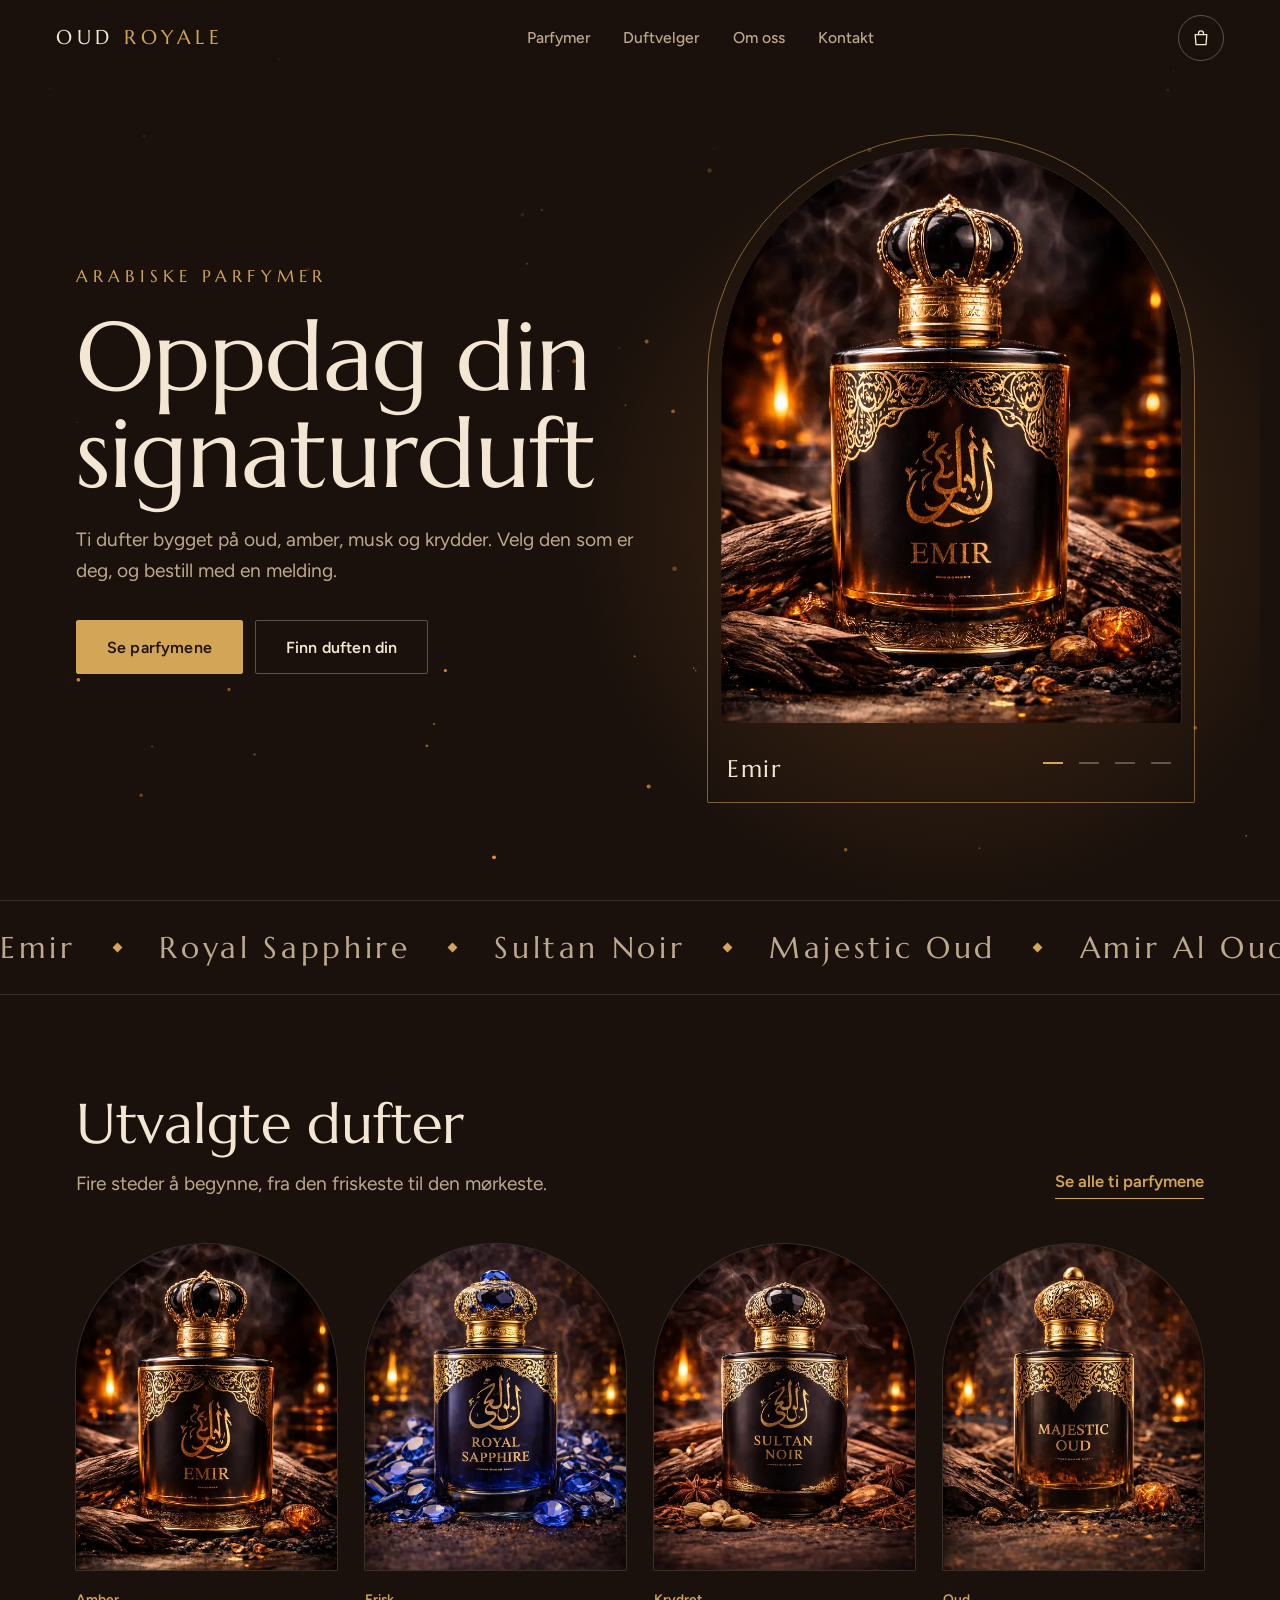
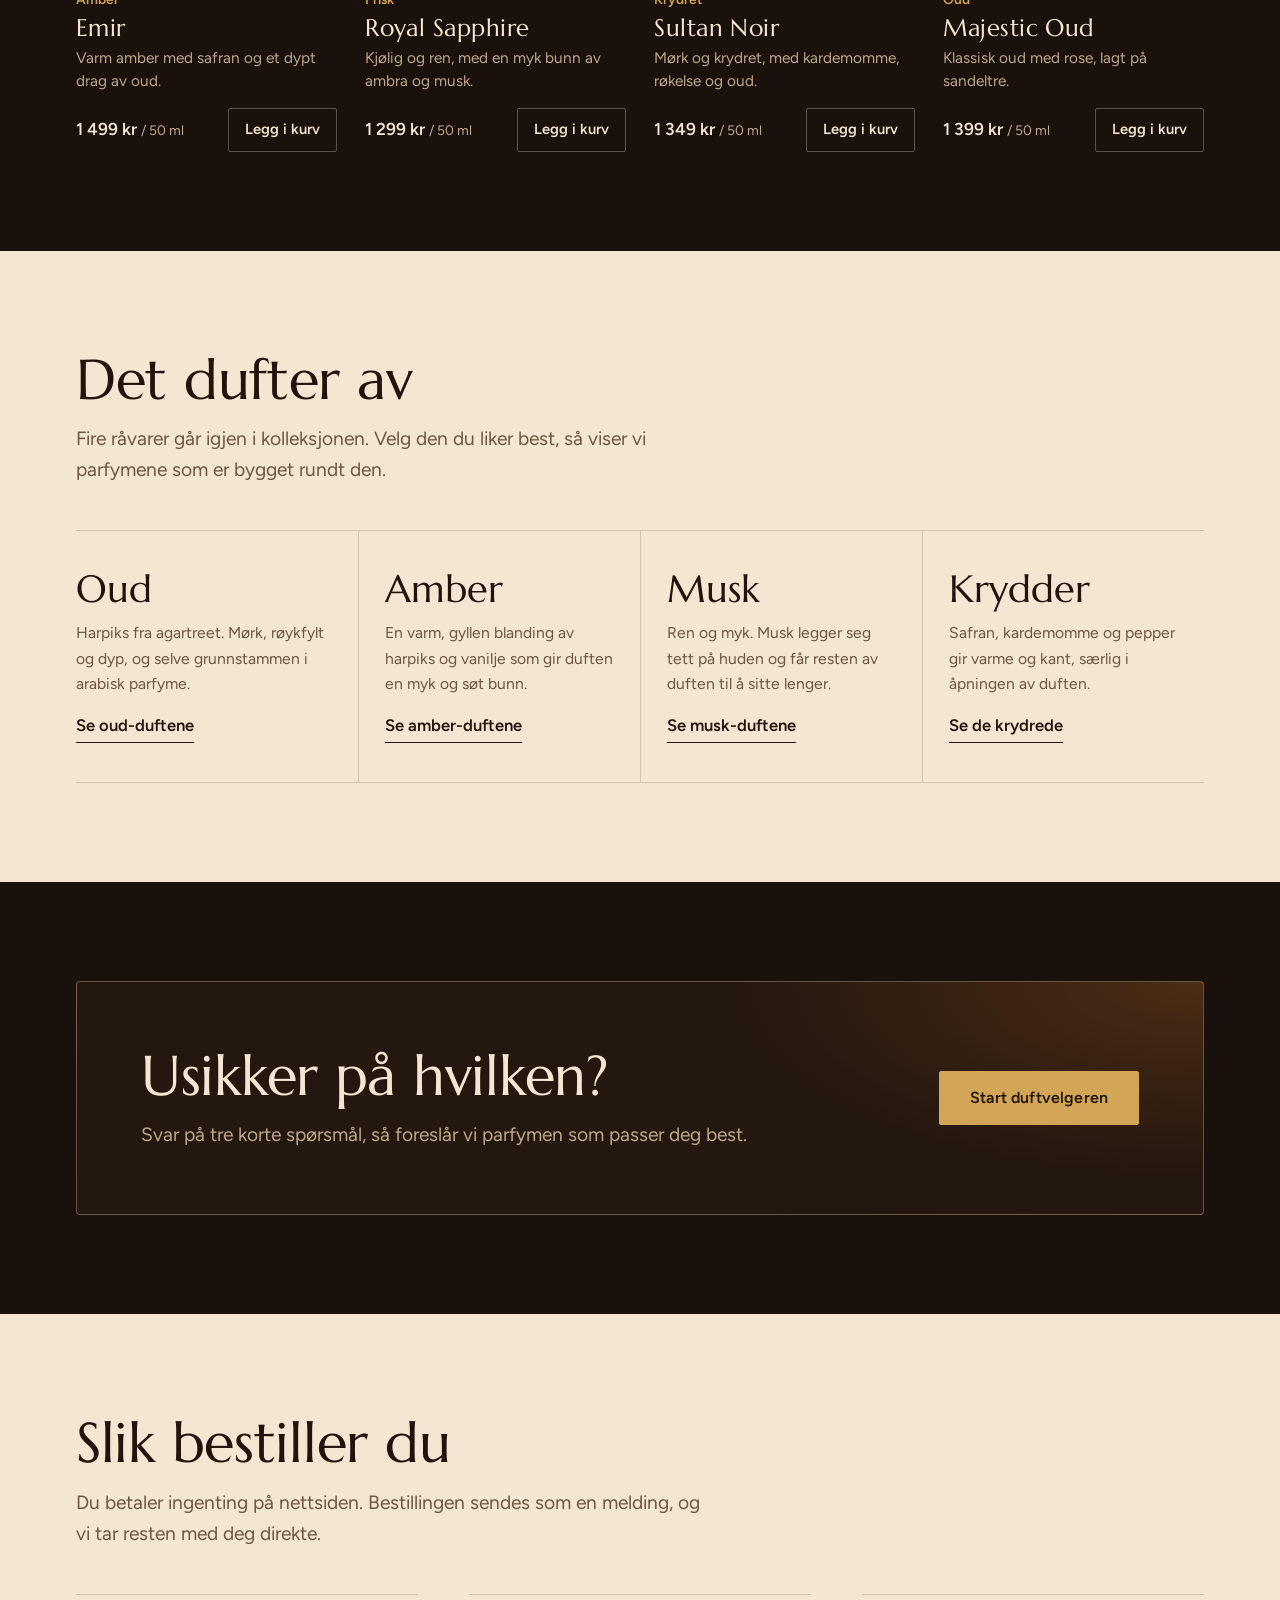
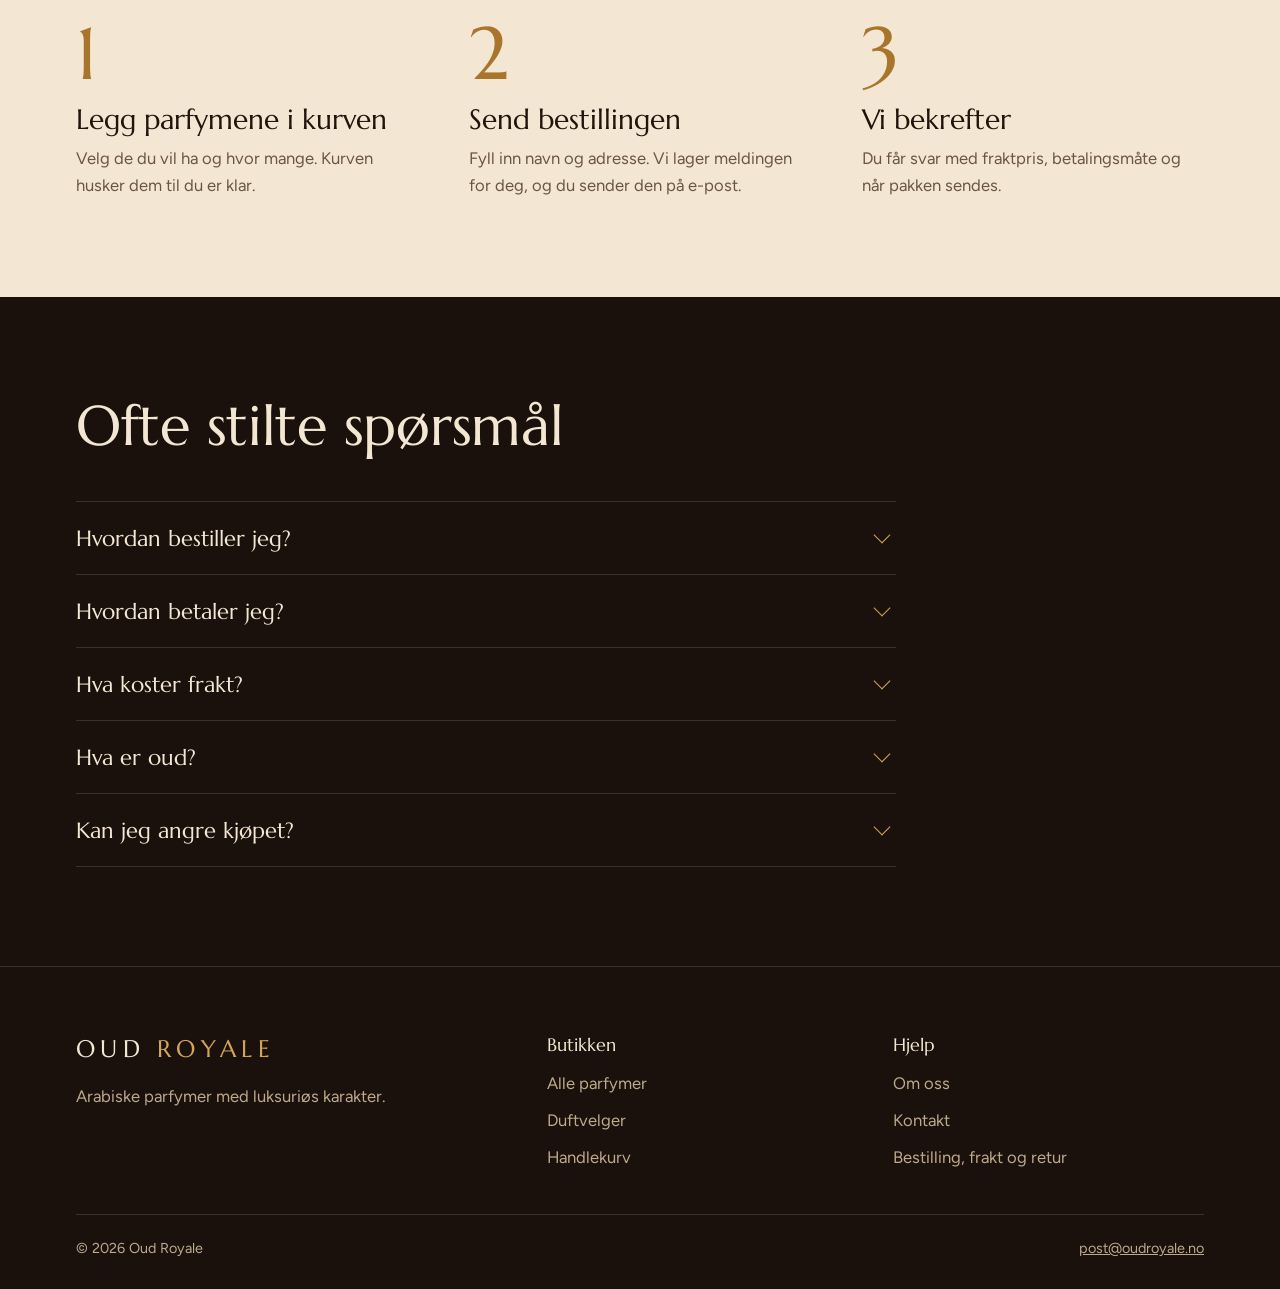
<file: index.html>
<!DOCTYPE html>
<html lang="no">
<head>
  <meta charset="UTF-8">
  <meta name="viewport" content="width=device-width, initial-scale=1.0, viewport-fit=cover">
  <title>Oud Royale | Arabiske parfymer</title>
  <meta name="description" content="Oud Royale: arabiske parfymer med luksuriøs karakter. Oud, amber, musk og krydder.">
  <meta name="theme-color" content="#1a110c">
  <meta name="format-detection" content="telephone=no, date=no, address=no">
  <meta property="og:type" content="website">
  <meta property="og:site_name" content="Oud Royale">
  <meta property="og:title" content="Oud Royale | Arabiske parfymer">
  <meta property="og:description" content="Oud Royale: arabiske parfymer med luksuriøs karakter. Oud, amber, musk og krydder.">
  <meta property="og:image" content="images/del.jpg">
  <link rel="icon" href="favicon.svg" type="image/svg+xml">
  <script>document.documentElement.classList.add("js");</script>
  <link rel="preconnect" href="https://fonts.googleapis.com">
  <link rel="preconnect" href="https://fonts.gstatic.com" crossorigin>
  <link href="https://fonts.googleapis.com/css2?family=Figtree:wght@400;500;600;700&family=Marcellus&display=swap" rel="stylesheet">
  <link rel="stylesheet" href="style.css">
</head>
<body>

  <header class="site-header">
    <a class="brand" href="index.html" aria-label="Oud Royale, til forsiden">OUD <span>ROYALE</span></a>

    <nav id="nav" class="site-nav" aria-label="Hovedmeny">
      <a href="parfymer.html">Parfymer</a>
      <a href="duftvelger.html">Duftvelger</a>
      <a href="om-oss.html">Om oss</a>
      <a href="kontakt.html">Kontakt</a>
    </nav>

    <div class="header-tools">
      <button type="button" class="cart-btn" data-open-cart aria-label="Åpne handlekurven"><svg viewBox="0 0 24 24" fill="none" stroke="currentColor" stroke-width="1.6" stroke-linecap="round" stroke-linejoin="round" aria-hidden="true"><path d="M5 8h14l-1 12H6L5 8z"/><path d="M9 8V6.5a3 3 0 0 1 6 0V8"/></svg><span class="cart-count" aria-hidden="true">0</span></button>
      <button type="button" class="menu-btn" aria-label="Meny" aria-expanded="false" aria-controls="nav"><span></span><span></span></button>
    </div>
  </header>

  <main>

    <section class="hero wrap">
      <canvas class="embers" aria-hidden="true"></canvas>

      <div class="hero-text">
        <p class="hero-kicker" data-in style="--d:0">ARABISKE PARFYMER</p>
        <h1 class="display" data-in style="--d:1">Oppdag din signaturduft</h1>
        <p class="lede" data-in style="--d:2">Ti dufter bygget på oud, amber, musk og krydder. Velg den som er deg, og bestill med en melding.</p>
        <div class="hero-actions" data-in style="--d:3">
          <a class="btn" href="parfymer.html">Se parfymene</a>
          <a class="btn btn-ghost" href="duftvelger.html">Finn duften din</a>
        </div>
      </div>

      <div class="hero-stage">
        <div class="arch">
          <img class="hero-slide is-active" data-id="emir" src="images/emir.webp" alt="Emir" width="880" height="1100" fetchpriority="high" decoding="async">
          <img class="hero-slide" data-id="royal-sapphire" src="images/royal-sapphire.webp" alt="Royal Sapphire" width="880" height="1100" loading="lazy" decoding="async">
          <img class="hero-slide" data-id="sultan-noir" src="images/sultan-noir.webp" alt="Sultan Noir" width="880" height="1100" loading="lazy" decoding="async">
          <img class="hero-slide" data-id="majestic-oud" src="images/majestic-oud.webp" alt="Majestic Oud" width="880" height="1100" loading="lazy" decoding="async">
        </div>
        <div class="hero-caption" data-in style="--d:4">
          <a href="produkt.html?p=emir">Emir</a>
          <div class="hero-dots"><button type="button" aria-label="Vis Emir" aria-current="true"></button><button type="button" aria-label="Vis Royal Sapphire" aria-current="false"></button><button type="button" aria-label="Vis Sultan Noir" aria-current="false"></button><button type="button" aria-label="Vis Majestic Oud" aria-current="false"></button></div>
        </div>
      </div>
    </section>

    <div class="ticker" aria-hidden="true">
      <div class="ticker-track">
        <ul><li>Emir</li><li>Royal Sapphire</li><li>Sultan Noir</li><li>Majestic Oud</li><li>Amir Al Oudh</li><li>Supreme Musk</li><li>Desert Falcon</li><li>Oud Sultan</li><li>Prince of Arabia</li><li>Royal Oud</li></ul>
        <ul><li>Emir</li><li>Royal Sapphire</li><li>Sultan Noir</li><li>Majestic Oud</li><li>Amir Al Oudh</li><li>Supreme Musk</li><li>Desert Falcon</li><li>Oud Sultan</li><li>Prince of Arabia</li><li>Royal Oud</li></ul>
      </div>
    </div>

    <section class="section">
      <div class="wrap">
        <div class="section-head">
          <div>
            <h2 class="h2">Utvalgte dufter</h2>
            <p class="lede">Fire steder å begynne, fra den friskeste til den mørkeste.</p>
          </div>
          <a class="text-link" href="parfymer.html">Se alle ti parfymene</a>
        </div>
        <div class="grid" data-grid="featured"></div>
      </div>
    </section>

    <section class="section section-light">
      <div class="wrap">
        <div class="section-head">
          <div>
            <h2 class="h2">Det dufter av</h2>
            <p class="lede">Fire råvarer går igjen i kolleksjonen. Velg den du liker best, så viser vi parfymene som er bygget rundt den.</p>
          </div>
        </div>
        <div class="notes-band">
          <div class="note-item reveal">
            <h3>Oud</h3>
            <p>Harpiks fra agartreet. Mørk, røykfylt og dyp, og selve grunnstammen i arabisk parfyme.</p>
            <a class="text-link" href="parfymer.html?familie=oud">Se oud-duftene</a>
          </div>
          <div class="note-item reveal" style="--delay:90ms">
            <h3>Amber</h3>
            <p>En varm, gyllen blanding av harpiks og vanilje som gir duften en myk og søt bunn.</p>
            <a class="text-link" href="parfymer.html?familie=amber">Se amber-duftene</a>
          </div>
          <div class="note-item reveal" style="--delay:180ms">
            <h3>Musk</h3>
            <p>Ren og myk. Musk legger seg tett på huden og får resten av duften til å sitte lenger.</p>
            <a class="text-link" href="parfymer.html?familie=musk">Se musk-duftene</a>
          </div>
          <div class="note-item reveal" style="--delay:270ms">
            <h3>Krydder</h3>
            <p>Safran, kardemomme og pepper gir varme og kant, særlig i åpningen av duften.</p>
            <a class="text-link" href="parfymer.html?familie=krydret">Se de krydrede</a>
          </div>
        </div>
      </div>
    </section>

    <section class="section">
      <div class="wrap">
        <div class="finder-band reveal">
          <div>
            <h2 class="h2">Usikker på hvilken?</h2>
            <p class="lede" style="margin-top:14px">Svar på tre korte spørsmål, så foreslår vi parfymen som passer deg best.</p>
          </div>
          <a class="btn" href="duftvelger.html">Start duftvelgeren</a>
        </div>
      </div>
    </section>

    <section class="section section-light">
      <div class="wrap">
        <div class="section-head">
          <div>
            <h2 class="h2">Slik bestiller du</h2>
            <p class="lede">Du betaler ingenting på nettsiden. Bestillingen sendes som en melding, og vi tar resten med deg direkte.</p>
          </div>
        </div>
        <ol class="steps">
          <li class="step reveal">
            <h3 class="h3">Legg parfymene i kurven</h3>
            <p>Velg de du vil ha og hvor mange. Kurven husker dem til du er klar.</p>
          </li>
          <li class="step reveal" style="--delay:120ms">
            <h3 class="h3">Send bestillingen</h3>
            <p>Fyll inn navn og adresse. Vi lager meldingen for deg, og du sender den på e-post.</p>
          </li>
          <li class="step reveal" style="--delay:240ms">
            <h3 class="h3">Vi bekrefter</h3>
            <p>Du får svar med fraktpris, betalingsmåte og når pakken sendes.</p>
          </li>
        </ol>
      </div>
    </section>

    <section class="section">
      <div class="wrap">
        <div class="section-head"><h2 class="h2">Ofte stilte spørsmål</h2></div>
        <div class="faq">
          <details>
            <summary>Hvordan bestiller jeg?</summary>
            <p>Legg parfymene i handlekurven og gå til bestilling. Der fyller du inn navn og adresse, og sender bestillingen til oss på e-post. Ingenting er bestilt før vi har bekreftet den.</p>
          </details>
          <details>
            <summary>Hvordan betaler jeg?</summary>
            <p>Du betaler ikke på nettsiden. Når vi bekrefter bestillingen, får du beskjed om beløp og hvordan du betaler.</p>
          </details>
          <details>
            <summary>Hva koster frakt?</summary>
            <p>Fraktprisen avhenger av hvor pakken skal. Du får den oppgitt sammen med bekreftelsen, før du betaler.</p>
          </details>
          <details>
            <summary>Hva er oud?</summary>
            <p>Oud er en harpiks som dannes i kjerneveden til agartreet. Den har en mørk, røykfylt og litt søt duft, og har vært brukt i parfyme og røkelse i Midtøsten i århundrer.</p>
          </details>
          <details>
            <summary>Kan jeg angre kjøpet?</summary>
            <p>Ja. Les mer under <a class="text-link" href="kjopsinfo.html">bestilling, frakt og retur</a>, eller ta kontakt så hjelper vi deg.</p>
          </details>
        </div>
      </div>
    </section>
  </main>

  <footer class="site-footer">
    <div class="wrap">
      <div class="footer-grid">
        <div>
          <a class="brand" href="index.html">OUD <span>ROYALE</span></a>
          <p>Arabiske parfymer med luksuriøs karakter.</p>
        </div>
        <div>
          <h3>Butikken</h3>
          <ul>
            <li><a href="parfymer.html">Alle parfymer</a></li>
            <li><a href="duftvelger.html">Duftvelger</a></li>
            <li><a href="handlekurv.html">Handlekurv</a></li>
          </ul>
        </div>
        <div>
          <h3>Hjelp</h3>
          <ul>
            <li><a href="om-oss.html">Om oss</a></li>
            <li><a href="kontakt.html">Kontakt</a></li>
            <li><a href="kjopsinfo.html">Bestilling, frakt og retur</a></li>
          </ul>
        </div>
      </div>
      <div class="footer-bottom">
        <span>© 2026 Oud Royale</span>
        <span data-shop-row>Org.nr. <span data-shop="orgnr"></span></span>
        <a data-shop="epost" href="#"></a>
      </div>
    </div>
  </footer>

  <noscript><p style="padding:24px;text-align:center">Slå på JavaScript i nettleseren for å se parfymene og bruke handlekurven.</p></noscript>

  <script src="products.js"></script>
  <script src="script.js"></script>
</body>
</html>
</file>
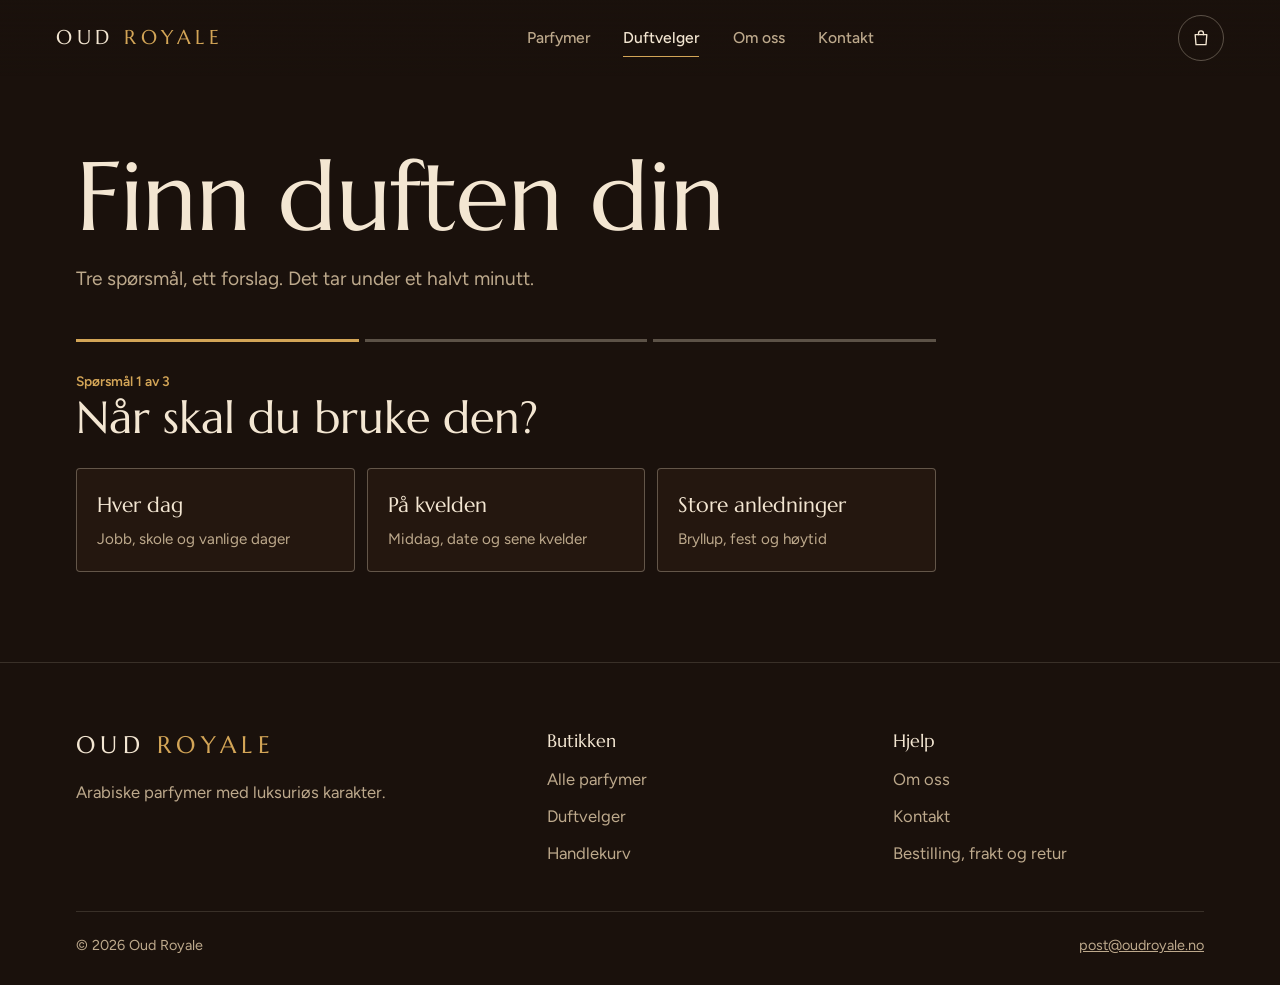
<file: duftvelger.html>
<!DOCTYPE html>
<html lang="no">
<head>
  <meta charset="UTF-8">
  <meta name="viewport" content="width=device-width, initial-scale=1.0, viewport-fit=cover">
  <title>Duftvelger | Oud Royale</title>
  <meta name="description" content="Svar på tre spørsmål og få forslag til parfymen som passer deg.">
  <meta name="theme-color" content="#1a110c">
  <meta name="format-detection" content="telephone=no, date=no, address=no">
  <meta property="og:type" content="website">
  <meta property="og:site_name" content="Oud Royale">
  <meta property="og:title" content="Duftvelger | Oud Royale">
  <meta property="og:description" content="Svar på tre spørsmål og få forslag til parfymen som passer deg.">
  <meta property="og:image" content="images/del.jpg">
  <link rel="icon" href="favicon.svg" type="image/svg+xml">
  <script>document.documentElement.classList.add("js");</script>
  <link rel="preconnect" href="https://fonts.googleapis.com">
  <link rel="preconnect" href="https://fonts.gstatic.com" crossorigin>
  <link href="https://fonts.googleapis.com/css2?family=Figtree:wght@400;500;600;700&family=Marcellus&display=swap" rel="stylesheet">
  <link rel="stylesheet" href="style.css">
</head>
<body>

  <header class="site-header">
    <a class="brand" href="index.html" aria-label="Oud Royale, til forsiden">OUD <span>ROYALE</span></a>

    <nav id="nav" class="site-nav" aria-label="Hovedmeny">
      <a href="parfymer.html">Parfymer</a>
      <a href="duftvelger.html" aria-current="page">Duftvelger</a>
      <a href="om-oss.html">Om oss</a>
      <a href="kontakt.html">Kontakt</a>
    </nav>

    <div class="header-tools">
      <button type="button" class="cart-btn" data-open-cart aria-label="Åpne handlekurven"><svg viewBox="0 0 24 24" fill="none" stroke="currentColor" stroke-width="1.6" stroke-linecap="round" stroke-linejoin="round" aria-hidden="true"><path d="M5 8h14l-1 12H6L5 8z"/><path d="M9 8V6.5a3 3 0 0 1 6 0V8"/></svg><span class="cart-count" aria-hidden="true">0</span></button>
      <button type="button" class="menu-btn" aria-label="Meny" aria-expanded="false" aria-controls="nav"><span></span><span></span></button>
    </div>
  </header>

  <main>

    <div class="wrap page-head">
      <h1 class="display">Finn duften din</h1>
      <p class="lede">Tre spørsmål, ett forslag. Det tar under et halvt minutt.</p>
    </div>
    <div class="wrap"><div class="finder" id="finder"></div></div>
  </main>

  <footer class="site-footer">
    <div class="wrap">
      <div class="footer-grid">
        <div>
          <a class="brand" href="index.html">OUD <span>ROYALE</span></a>
          <p>Arabiske parfymer med luksuriøs karakter.</p>
        </div>
        <div>
          <h3>Butikken</h3>
          <ul>
            <li><a href="parfymer.html">Alle parfymer</a></li>
            <li><a href="duftvelger.html">Duftvelger</a></li>
            <li><a href="handlekurv.html">Handlekurv</a></li>
          </ul>
        </div>
        <div>
          <h3>Hjelp</h3>
          <ul>
            <li><a href="om-oss.html">Om oss</a></li>
            <li><a href="kontakt.html">Kontakt</a></li>
            <li><a href="kjopsinfo.html">Bestilling, frakt og retur</a></li>
          </ul>
        </div>
      </div>
      <div class="footer-bottom">
        <span>© 2026 Oud Royale</span>
        <span data-shop-row>Org.nr. <span data-shop="orgnr"></span></span>
        <a data-shop="epost" href="#"></a>
      </div>
    </div>
  </footer>

  <noscript><p style="padding:24px;text-align:center">Slå på JavaScript i nettleseren for å se parfymene og bruke handlekurven.</p></noscript>

  <script src="products.js"></script>
  <script src="script.js"></script>
</body>
</html>
</file>
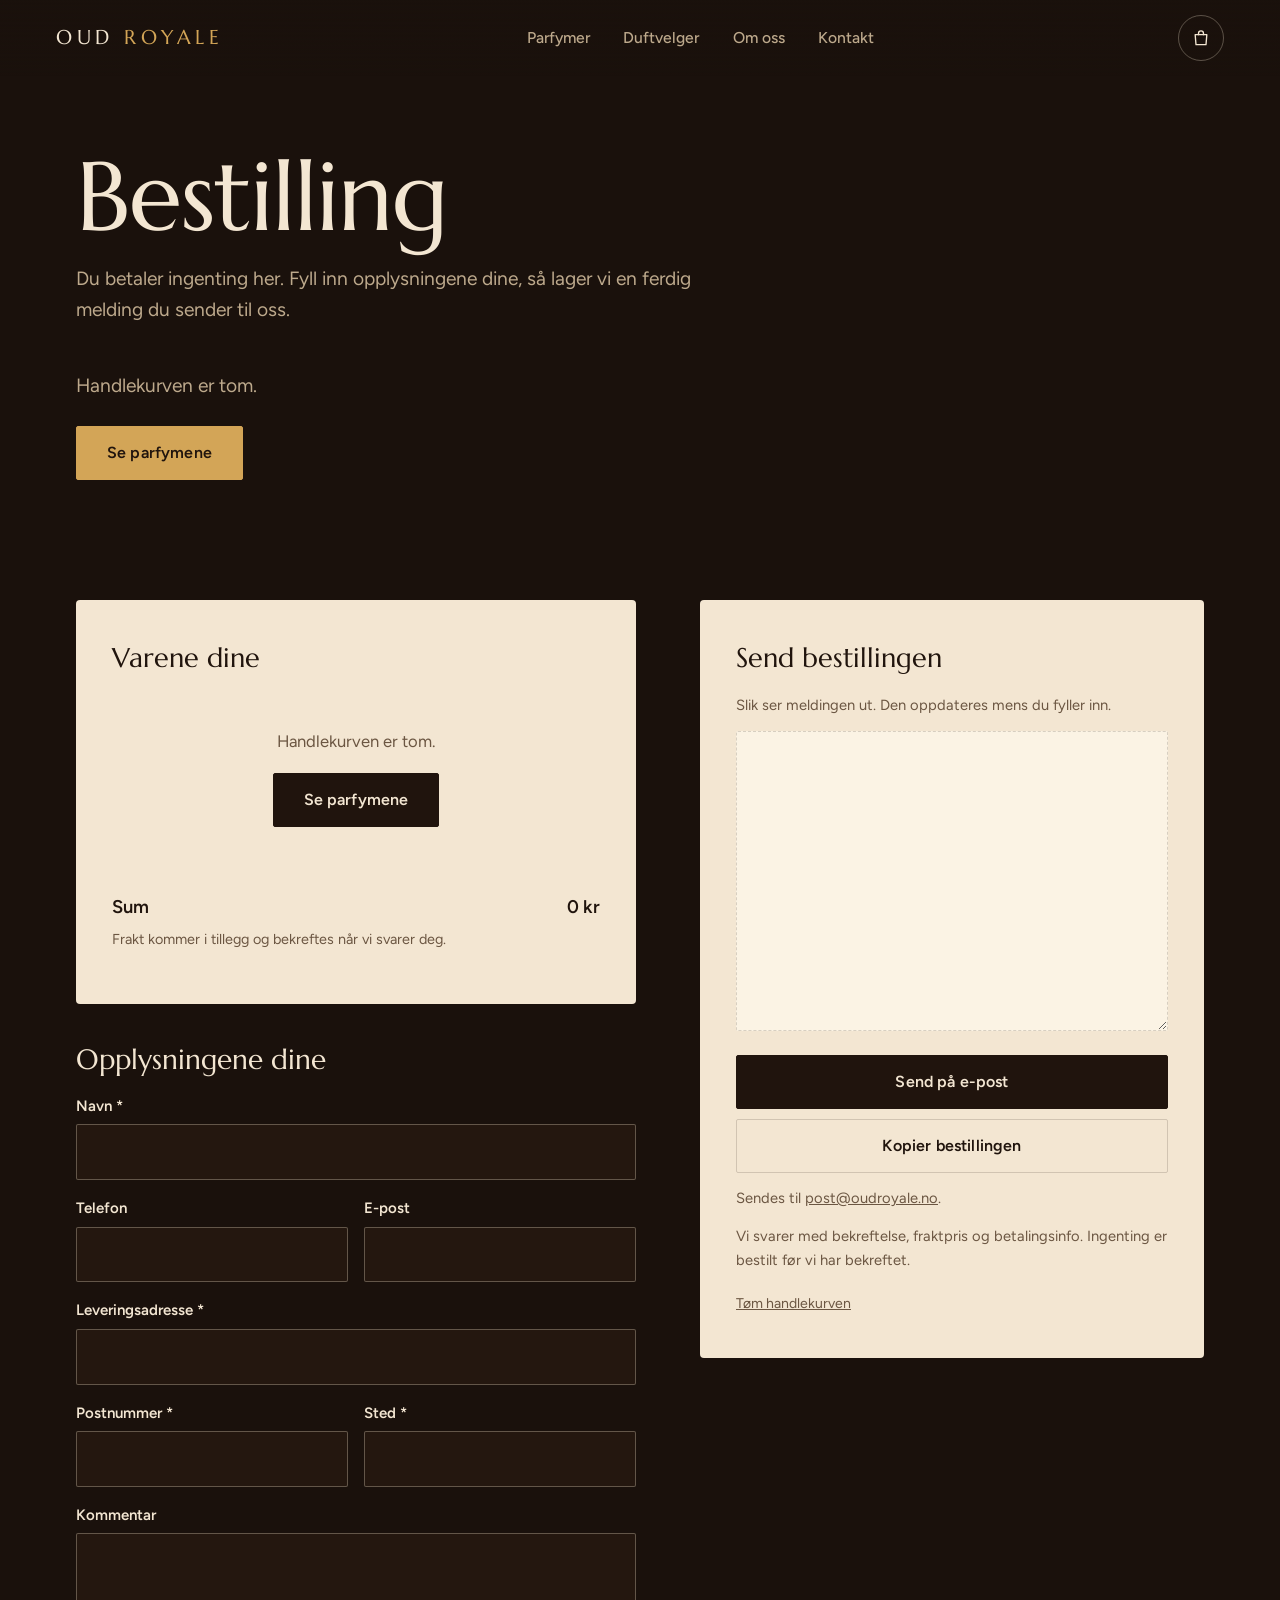
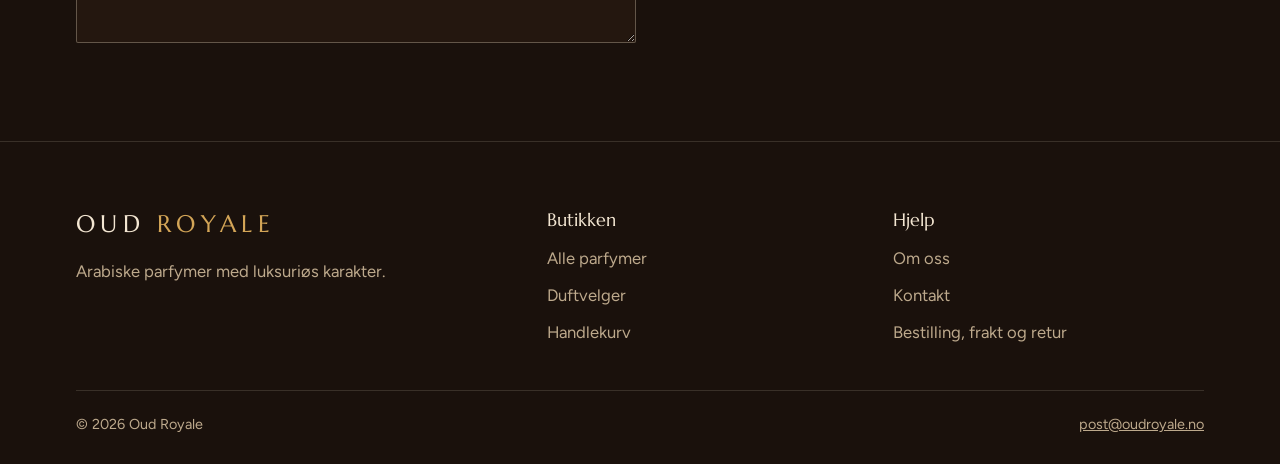
<file: handlekurv.html>
<!DOCTYPE html>
<html lang="no">
<head>
  <meta charset="UTF-8">
  <meta name="viewport" content="width=device-width, initial-scale=1.0, viewport-fit=cover">
  <title>Bestilling | Oud Royale</title>
  <meta name="description" content="Send bestillingen din til Oud Royale.">
  <meta name="theme-color" content="#1a110c">
  <meta name="format-detection" content="telephone=no, date=no, address=no">
  <meta property="og:type" content="website">
  <meta property="og:site_name" content="Oud Royale">
  <meta property="og:title" content="Bestilling | Oud Royale">
  <meta property="og:description" content="Send bestillingen din til Oud Royale.">
  <meta property="og:image" content="images/del.jpg">
  <link rel="icon" href="favicon.svg" type="image/svg+xml">
  <script>document.documentElement.classList.add("js");</script>
  <link rel="preconnect" href="https://fonts.googleapis.com">
  <link rel="preconnect" href="https://fonts.gstatic.com" crossorigin>
  <link href="https://fonts.googleapis.com/css2?family=Figtree:wght@400;500;600;700&family=Marcellus&display=swap" rel="stylesheet">
  <link rel="stylesheet" href="style.css">
</head>
<body>

  <header class="site-header">
    <a class="brand" href="index.html" aria-label="Oud Royale, til forsiden">OUD <span>ROYALE</span></a>

    <nav id="nav" class="site-nav" aria-label="Hovedmeny">
      <a href="parfymer.html">Parfymer</a>
      <a href="duftvelger.html">Duftvelger</a>
      <a href="om-oss.html">Om oss</a>
      <a href="kontakt.html">Kontakt</a>
    </nav>

    <div class="header-tools">
      <button type="button" class="cart-btn" data-open-cart aria-label="Åpne handlekurven"><svg viewBox="0 0 24 24" fill="none" stroke="currentColor" stroke-width="1.6" stroke-linecap="round" stroke-linejoin="round" aria-hidden="true"><path d="M5 8h14l-1 12H6L5 8z"/><path d="M9 8V6.5a3 3 0 0 1 6 0V8"/></svg><span class="cart-count" aria-hidden="true">0</span></button>
      <button type="button" class="menu-btn" aria-label="Meny" aria-expanded="false" aria-controls="nav"><span></span><span></span></button>
    </div>
  </header>

  <main>

    <div class="wrap page-head">
      <h1 class="display">Bestilling</h1>
      <p class="lede">Du betaler ingenting her. Fyll inn opplysningene dine, så lager vi en ferdig melding du sender til oss.</p>
    </div>

    <div class="wrap" id="checkout">
      <div data-empty-area hidden>
        <p class="lede">Handlekurven er tom.</p>
        <p style="margin:24px 0 120px"><a class="btn" href="parfymer.html">Se parfymene</a></p>
      </div>

      <div class="checkout" data-send-area hidden>
        <div>
          <div class="panel">
            <h2>Varene dine</h2>
            <div data-cart-lines></div>
            <div class="sum-row" style="margin-top:18px"><span>Sum</span><span data-cart-sum></span></div>
            <p class="sum-note">Frakt kommer i tillegg og bekreftes når vi svarer deg.</p>
          </div>

          <h2 class="h3" style="margin:40px 0 18px">Opplysningene dine</h2>
          <form class="form" id="orderForm" novalidate>
            <div class="field"><label for="f-navn">Navn *</label><input id="f-navn" name="navn" type="text" required autocomplete="name"><p class="error">Skriv inn navnet ditt.</p></div>
            <div class="field-row">
              <div class="field"><label for="f-telefon">Telefon</label><input id="f-telefon" name="telefon" type="tel" autocomplete="tel"></div>
              <div class="field"><label for="f-epost">E-post</label><input id="f-epost" name="epost" type="email" autocomplete="email"><p class="error">E-postadressen ser ikke riktig ut.</p></div>
            </div>
            <div class="field"><label for="f-adresse">Leveringsadresse *</label><input id="f-adresse" name="adresse" type="text" required autocomplete="street-address"><p class="error">Skriv inn adressen pakken skal sendes til.</p></div>
            <div class="field-row">
              <div class="field"><label for="f-postnr">Postnummer *</label><input id="f-postnr" name="postnr" type="text" required autocomplete="postal-code" inputmode="numeric"><p class="error">Skriv inn postnummer.</p></div>
              <div class="field"><label for="f-sted">Sted *</label><input id="f-sted" name="sted" type="text" required autocomplete="address-level2"><p class="error">Skriv inn poststed.</p></div>
            </div>
            <div class="field"><label for="f-kommentar">Kommentar</label><textarea id="f-kommentar" name="kommentar"></textarea></div>
          </form>
        </div>

        <div class="panel">
          <h2>Send bestillingen</h2>
          <p class="notice">Slik ser meldingen ut. Den oppdateres mens du fyller inn.</p>
          <textarea class="order-text" id="orderText" readonly aria-label="Bestillingen din som tekst"></textarea>

          <div class="send-actions">
            <button type="button" class="btn btn-dark btn-block" data-send-mail>Send på e-post</button>
            <button type="button" class="btn btn-ghost btn-block" data-copy style="color:var(--ink);border-color:var(--line-dark)">Kopier bestillingen</button>
          </div>

          <p class="notice">Sendes til <a data-shop="epost" href="#" style="color:inherit"></a>. <span data-shop-row>Du kan også lime den inn i en melding til <a data-shop="instagram" href="#" target="_blank" rel="noopener" style="color:inherit"></a> på Instagram.</span></p>
          <p class="notice">Vi svarer med bekreftelse, fraktpris og betalingsinfo. Ingenting er bestilt før vi har bekreftet.</p>
          <button type="button" class="line-remove" data-clear style="margin-top:14px">Tøm handlekurven</button>
        </div>
      </div>
    </div>
  </main>

  <footer class="site-footer">
    <div class="wrap">
      <div class="footer-grid">
        <div>
          <a class="brand" href="index.html">OUD <span>ROYALE</span></a>
          <p>Arabiske parfymer med luksuriøs karakter.</p>
        </div>
        <div>
          <h3>Butikken</h3>
          <ul>
            <li><a href="parfymer.html">Alle parfymer</a></li>
            <li><a href="duftvelger.html">Duftvelger</a></li>
            <li><a href="handlekurv.html">Handlekurv</a></li>
          </ul>
        </div>
        <div>
          <h3>Hjelp</h3>
          <ul>
            <li><a href="om-oss.html">Om oss</a></li>
            <li><a href="kontakt.html">Kontakt</a></li>
            <li><a href="kjopsinfo.html">Bestilling, frakt og retur</a></li>
          </ul>
        </div>
      </div>
      <div class="footer-bottom">
        <span>© 2026 Oud Royale</span>
        <span data-shop-row>Org.nr. <span data-shop="orgnr"></span></span>
        <a data-shop="epost" href="#"></a>
      </div>
    </div>
  </footer>

  <noscript><p style="padding:24px;text-align:center">Slå på JavaScript i nettleseren for å se parfymene og bruke handlekurven.</p></noscript>

  <script src="products.js"></script>
  <script src="script.js"></script>
</body>
</html>
</file>
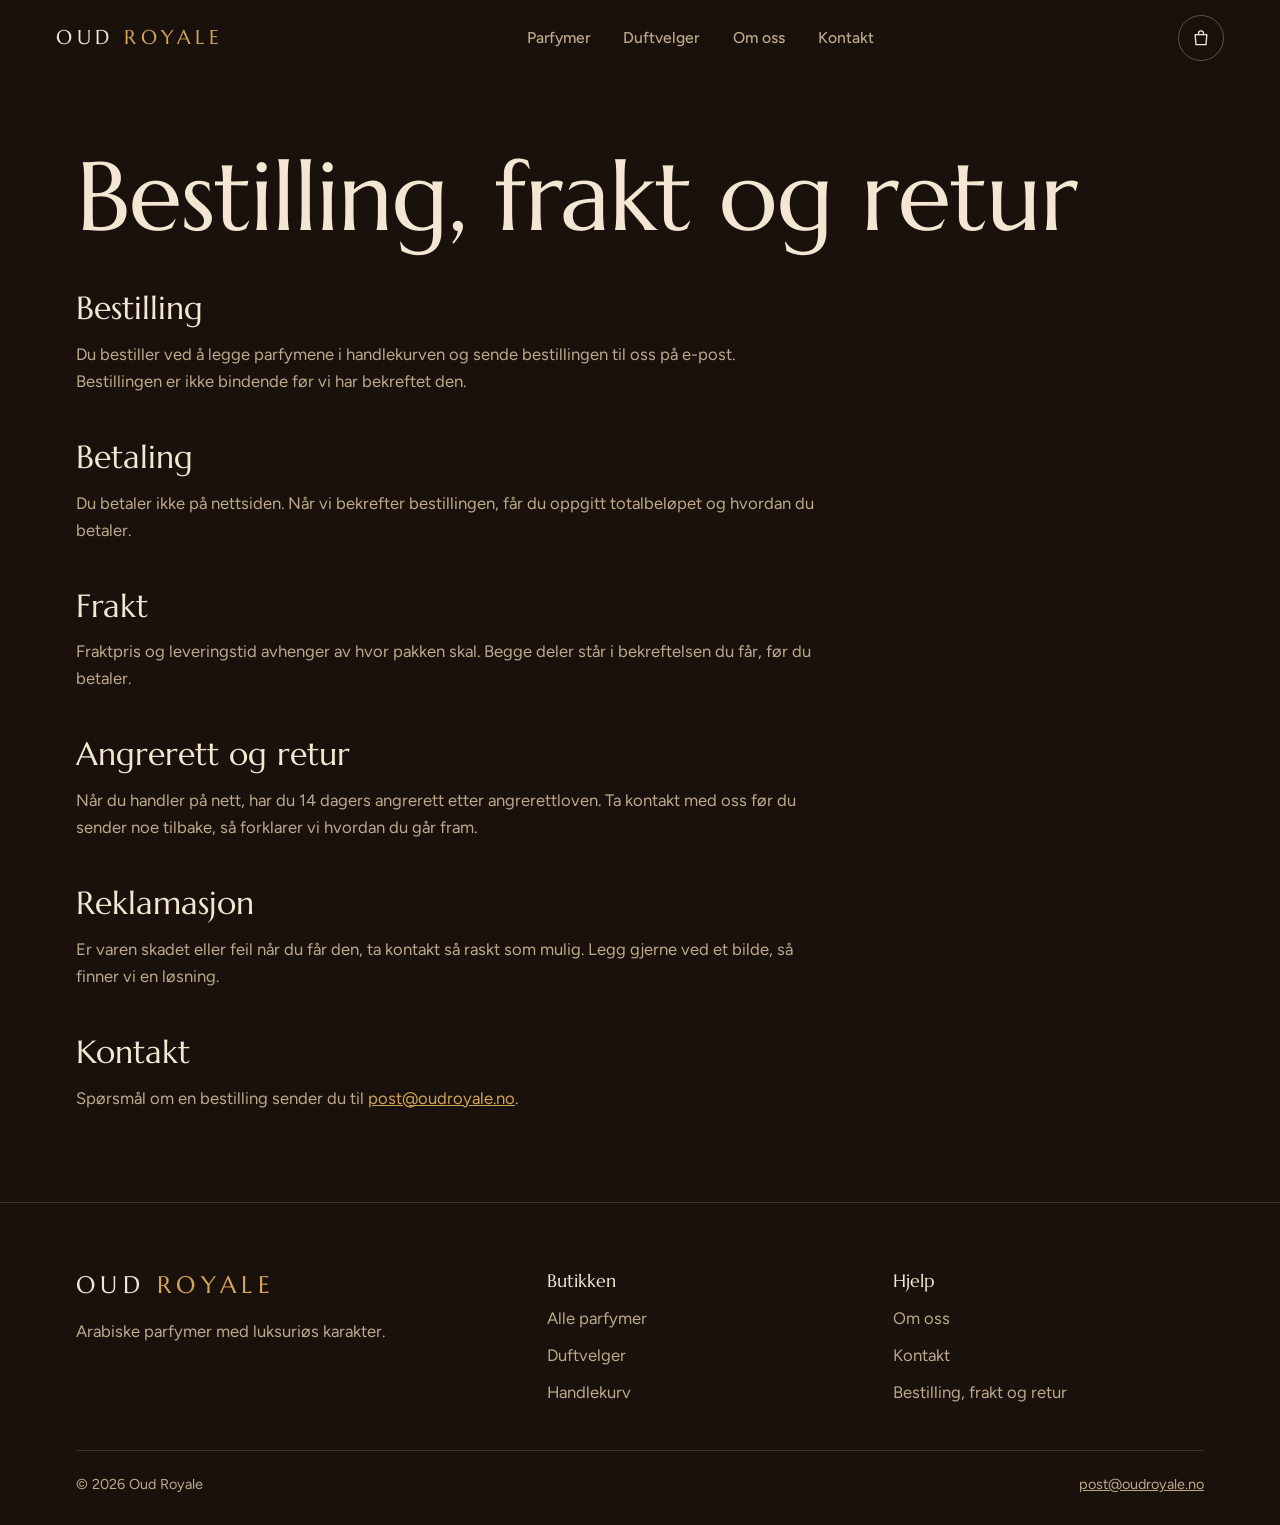
<file: kjopsinfo.html>
<!DOCTYPE html>
<html lang="no">
<head>
  <meta charset="UTF-8">
  <meta name="viewport" content="width=device-width, initial-scale=1.0, viewport-fit=cover">
  <title>Bestilling, frakt og retur | Oud Royale</title>
  <meta name="description" content="Slik bestiller du, og dette gjelder for frakt, angrerett og retur.">
  <meta name="theme-color" content="#1a110c">
  <meta name="format-detection" content="telephone=no, date=no, address=no">
  <meta property="og:type" content="website">
  <meta property="og:site_name" content="Oud Royale">
  <meta property="og:title" content="Bestilling, frakt og retur | Oud Royale">
  <meta property="og:description" content="Slik bestiller du, og dette gjelder for frakt, angrerett og retur.">
  <meta property="og:image" content="images/del.jpg">
  <link rel="icon" href="favicon.svg" type="image/svg+xml">
  <script>document.documentElement.classList.add("js");</script>
  <link rel="preconnect" href="https://fonts.googleapis.com">
  <link rel="preconnect" href="https://fonts.gstatic.com" crossorigin>
  <link href="https://fonts.googleapis.com/css2?family=Figtree:wght@400;500;600;700&family=Marcellus&display=swap" rel="stylesheet">
  <link rel="stylesheet" href="style.css">
</head>
<body>

  <header class="site-header">
    <a class="brand" href="index.html" aria-label="Oud Royale, til forsiden">OUD <span>ROYALE</span></a>

    <nav id="nav" class="site-nav" aria-label="Hovedmeny">
      <a href="parfymer.html">Parfymer</a>
      <a href="duftvelger.html">Duftvelger</a>
      <a href="om-oss.html">Om oss</a>
      <a href="kontakt.html">Kontakt</a>
    </nav>

    <div class="header-tools">
      <button type="button" class="cart-btn" data-open-cart aria-label="Åpne handlekurven"><svg viewBox="0 0 24 24" fill="none" stroke="currentColor" stroke-width="1.6" stroke-linecap="round" stroke-linejoin="round" aria-hidden="true"><path d="M5 8h14l-1 12H6L5 8z"/><path d="M9 8V6.5a3 3 0 0 1 6 0V8"/></svg><span class="cart-count" aria-hidden="true">0</span></button>
      <button type="button" class="menu-btn" aria-label="Meny" aria-expanded="false" aria-controls="nav"><span></span><span></span></button>
    </div>
  </header>

  <main>

    <div class="wrap page-head">
      <h1 class="display">Bestilling, frakt og retur</h1>
    </div>

    <div class="wrap">
      <div class="prose">
        <h2 style="margin-top:0">Bestilling</h2>
        <p>Du bestiller ved å legge parfymene i handlekurven og sende bestillingen til oss på e-post. Bestillingen er ikke bindende før vi har bekreftet den.</p>

        <h2>Betaling</h2>
        <p>Du betaler ikke på nettsiden. Når vi bekrefter bestillingen, får du oppgitt totalbeløpet og hvordan du betaler.</p>

        <h2>Frakt</h2>
        <p>Fraktpris og leveringstid avhenger av hvor pakken skal. Begge deler står i bekreftelsen du får, før du betaler.</p>

        <h2>Angrerett og retur</h2>
        <p>Når du handler på nett, har du 14 dagers angrerett etter angrerettloven. Ta kontakt med oss før du sender noe tilbake, så forklarer vi hvordan du går fram.</p>

        <h2>Reklamasjon</h2>
        <p>Er varen skadet eller feil når du får den, ta kontakt så raskt som mulig. Legg gjerne ved et bilde, så finner vi en løsning.</p>

        <h2>Kontakt</h2>
        <p>Spørsmål om en bestilling sender du til <a data-shop="epost" href="#"></a>.</p>
      </div>
    </div>
  </main>

  <footer class="site-footer">
    <div class="wrap">
      <div class="footer-grid">
        <div>
          <a class="brand" href="index.html">OUD <span>ROYALE</span></a>
          <p>Arabiske parfymer med luksuriøs karakter.</p>
        </div>
        <div>
          <h3>Butikken</h3>
          <ul>
            <li><a href="parfymer.html">Alle parfymer</a></li>
            <li><a href="duftvelger.html">Duftvelger</a></li>
            <li><a href="handlekurv.html">Handlekurv</a></li>
          </ul>
        </div>
        <div>
          <h3>Hjelp</h3>
          <ul>
            <li><a href="om-oss.html">Om oss</a></li>
            <li><a href="kontakt.html">Kontakt</a></li>
            <li><a href="kjopsinfo.html">Bestilling, frakt og retur</a></li>
          </ul>
        </div>
      </div>
      <div class="footer-bottom">
        <span>© 2026 Oud Royale</span>
        <span data-shop-row>Org.nr. <span data-shop="orgnr"></span></span>
        <a data-shop="epost" href="#"></a>
      </div>
    </div>
  </footer>

  <noscript><p style="padding:24px;text-align:center">Slå på JavaScript i nettleseren for å se parfymene og bruke handlekurven.</p></noscript>

  <script src="products.js"></script>
  <script src="script.js"></script>
</body>
</html>
</file>
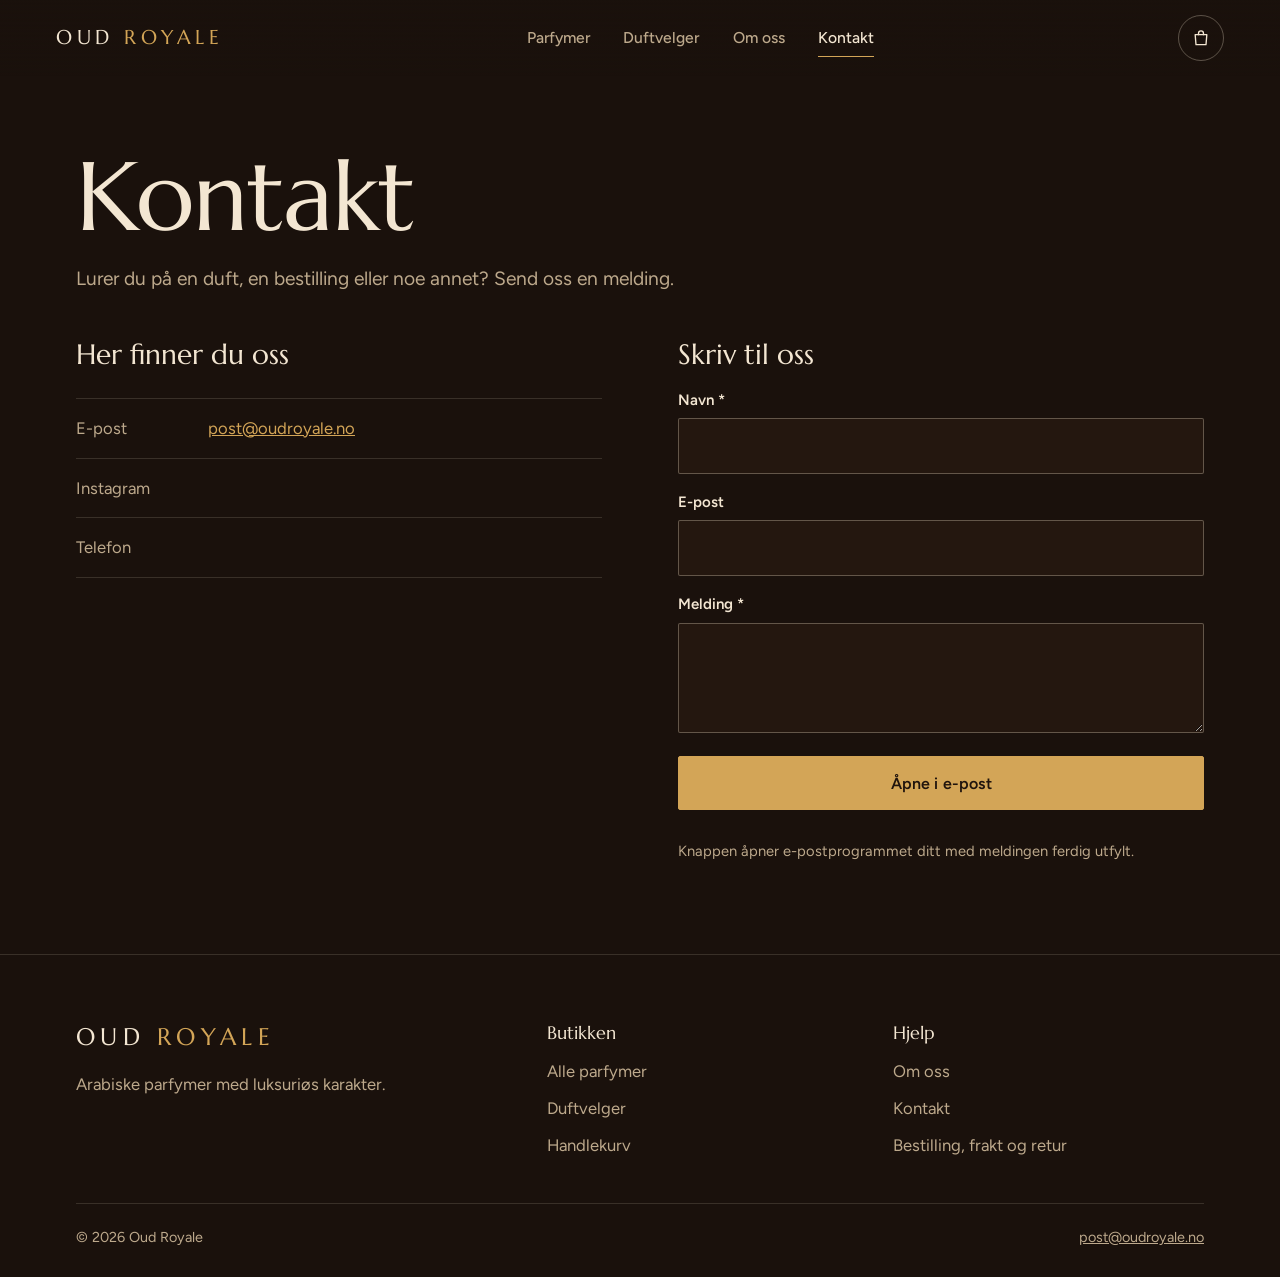
<file: kontakt.html>
<!DOCTYPE html>
<html lang="no">
<head>
  <meta charset="UTF-8">
  <meta name="viewport" content="width=device-width, initial-scale=1.0, viewport-fit=cover">
  <title>Kontakt | Oud Royale</title>
  <meta name="description" content="Ta kontakt med Oud Royale.">
  <meta name="theme-color" content="#1a110c">
  <meta name="format-detection" content="telephone=no, date=no, address=no">
  <meta property="og:type" content="website">
  <meta property="og:site_name" content="Oud Royale">
  <meta property="og:title" content="Kontakt | Oud Royale">
  <meta property="og:description" content="Ta kontakt med Oud Royale.">
  <meta property="og:image" content="images/del.jpg">
  <link rel="icon" href="favicon.svg" type="image/svg+xml">
  <script>document.documentElement.classList.add("js");</script>
  <link rel="preconnect" href="https://fonts.googleapis.com">
  <link rel="preconnect" href="https://fonts.gstatic.com" crossorigin>
  <link href="https://fonts.googleapis.com/css2?family=Figtree:wght@400;500;600;700&family=Marcellus&display=swap" rel="stylesheet">
  <link rel="stylesheet" href="style.css">
</head>
<body>

  <header class="site-header">
    <a class="brand" href="index.html" aria-label="Oud Royale, til forsiden">OUD <span>ROYALE</span></a>

    <nav id="nav" class="site-nav" aria-label="Hovedmeny">
      <a href="parfymer.html">Parfymer</a>
      <a href="duftvelger.html">Duftvelger</a>
      <a href="om-oss.html">Om oss</a>
      <a href="kontakt.html" aria-current="page">Kontakt</a>
    </nav>

    <div class="header-tools">
      <button type="button" class="cart-btn" data-open-cart aria-label="Åpne handlekurven"><svg viewBox="0 0 24 24" fill="none" stroke="currentColor" stroke-width="1.6" stroke-linecap="round" stroke-linejoin="round" aria-hidden="true"><path d="M5 8h14l-1 12H6L5 8z"/><path d="M9 8V6.5a3 3 0 0 1 6 0V8"/></svg><span class="cart-count" aria-hidden="true">0</span></button>
      <button type="button" class="menu-btn" aria-label="Meny" aria-expanded="false" aria-controls="nav"><span></span><span></span></button>
    </div>
  </header>

  <main>

    <div class="wrap page-head">
      <h1 class="display">Kontakt</h1>
      <p class="lede">Lurer du på en duft, en bestilling eller noe annet? Send oss en melding.</p>
    </div>

    <section class="wrap" style="padding-bottom:clamp(64px,10vh,120px)">
      <div class="split" style="align-items:start">
        <div>
          <h2 class="h3">Her finner du oss</h2>
          <dl class="contact-list">
            <div><dt>E-post</dt><dd><a data-shop="epost" href="#"></a></dd></div>
            <div data-shop-row><dt>Instagram</dt><dd><a data-shop="instagram" href="#" target="_blank" rel="noopener"></a></dd></div>
            <div data-shop-row><dt>Telefon</dt><dd><a data-shop="telefon" href="#"></a></dd></div>
          </dl>
        </div>

        <form class="form" id="contactForm" novalidate>
          <h2 class="h3">Skriv til oss</h2>
          <div class="field"><label for="f-navn">Navn *</label><input id="f-navn" name="navn" type="text" required autocomplete="name"><p class="error">Skriv inn navnet ditt.</p></div>
          <div class="field"><label for="f-epost">E-post</label><input id="f-epost" name="epost" type="email" autocomplete="email"><p class="error">E-postadressen ser ikke riktig ut.</p></div>
          <div class="field"><label for="f-melding">Melding *</label><textarea id="f-melding" name="melding" required></textarea><p class="error">Skriv hva du lurer på.</p></div>
          <button type="submit" class="btn">Åpne i e-post</button>
          <p class="notice" style="color:var(--muted)">Knappen åpner e-postprogrammet ditt med meldingen ferdig utfylt.</p>
        </form>
      </div>
    </section>
  </main>

  <footer class="site-footer">
    <div class="wrap">
      <div class="footer-grid">
        <div>
          <a class="brand" href="index.html">OUD <span>ROYALE</span></a>
          <p>Arabiske parfymer med luksuriøs karakter.</p>
        </div>
        <div>
          <h3>Butikken</h3>
          <ul>
            <li><a href="parfymer.html">Alle parfymer</a></li>
            <li><a href="duftvelger.html">Duftvelger</a></li>
            <li><a href="handlekurv.html">Handlekurv</a></li>
          </ul>
        </div>
        <div>
          <h3>Hjelp</h3>
          <ul>
            <li><a href="om-oss.html">Om oss</a></li>
            <li><a href="kontakt.html">Kontakt</a></li>
            <li><a href="kjopsinfo.html">Bestilling, frakt og retur</a></li>
          </ul>
        </div>
      </div>
      <div class="footer-bottom">
        <span>© 2026 Oud Royale</span>
        <span data-shop-row>Org.nr. <span data-shop="orgnr"></span></span>
        <a data-shop="epost" href="#"></a>
      </div>
    </div>
  </footer>

  <noscript><p style="padding:24px;text-align:center">Slå på JavaScript i nettleseren for å se parfymene og bruke handlekurven.</p></noscript>

  <script src="products.js"></script>
  <script src="script.js"></script>
</body>
</html>
</file>
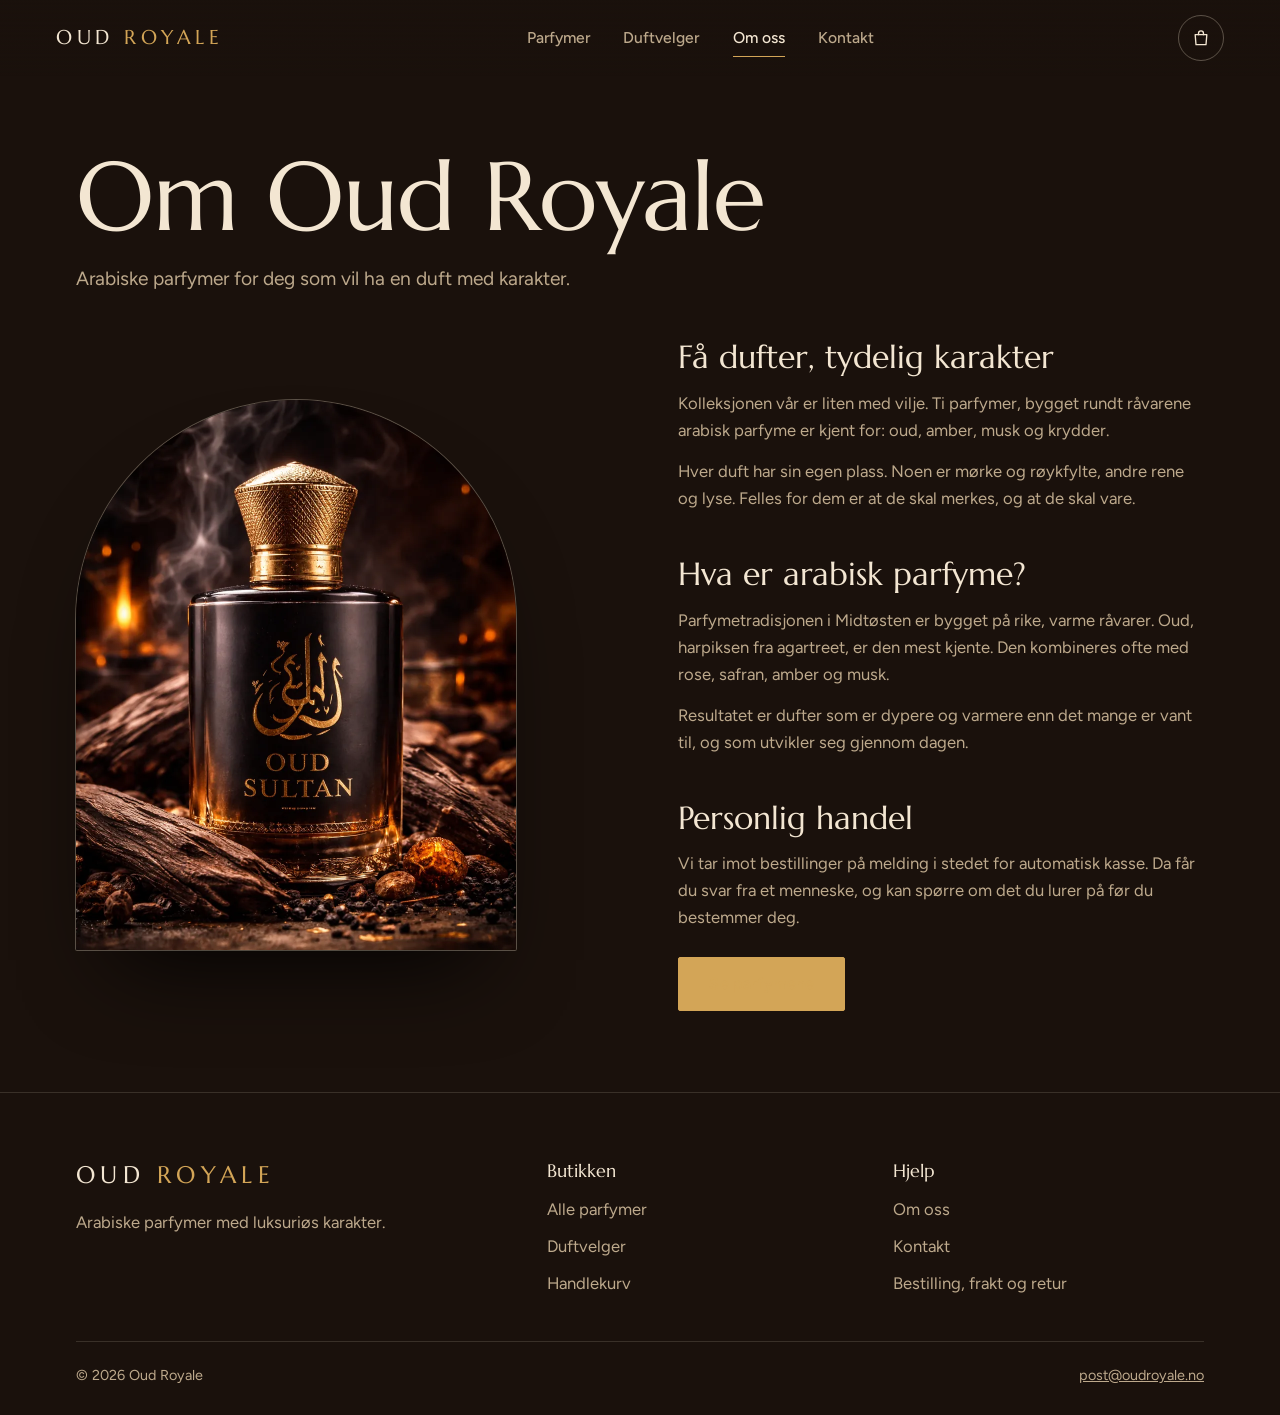
<file: om-oss.html>
<!DOCTYPE html>
<html lang="no">
<head>
  <meta charset="UTF-8">
  <meta name="viewport" content="width=device-width, initial-scale=1.0, viewport-fit=cover">
  <title>Om oss | Oud Royale</title>
  <meta name="description" content="Om Oud Royale og arabisk parfyme.">
  <meta name="theme-color" content="#1a110c">
  <meta name="format-detection" content="telephone=no, date=no, address=no">
  <meta property="og:type" content="website">
  <meta property="og:site_name" content="Oud Royale">
  <meta property="og:title" content="Om oss | Oud Royale">
  <meta property="og:description" content="Om Oud Royale og arabisk parfyme.">
  <meta property="og:image" content="images/del.jpg">
  <link rel="icon" href="favicon.svg" type="image/svg+xml">
  <script>document.documentElement.classList.add("js");</script>
  <link rel="preconnect" href="https://fonts.googleapis.com">
  <link rel="preconnect" href="https://fonts.gstatic.com" crossorigin>
  <link href="https://fonts.googleapis.com/css2?family=Figtree:wght@400;500;600;700&family=Marcellus&display=swap" rel="stylesheet">
  <link rel="stylesheet" href="style.css">
</head>
<body>

  <header class="site-header">
    <a class="brand" href="index.html" aria-label="Oud Royale, til forsiden">OUD <span>ROYALE</span></a>

    <nav id="nav" class="site-nav" aria-label="Hovedmeny">
      <a href="parfymer.html">Parfymer</a>
      <a href="duftvelger.html">Duftvelger</a>
      <a href="om-oss.html" aria-current="page">Om oss</a>
      <a href="kontakt.html">Kontakt</a>
    </nav>

    <div class="header-tools">
      <button type="button" class="cart-btn" data-open-cart aria-label="Åpne handlekurven"><svg viewBox="0 0 24 24" fill="none" stroke="currentColor" stroke-width="1.6" stroke-linecap="round" stroke-linejoin="round" aria-hidden="true"><path d="M5 8h14l-1 12H6L5 8z"/><path d="M9 8V6.5a3 3 0 0 1 6 0V8"/></svg><span class="cart-count" aria-hidden="true">0</span></button>
      <button type="button" class="menu-btn" aria-label="Meny" aria-expanded="false" aria-controls="nav"><span></span><span></span></button>
    </div>
  </header>

  <main>

    <div class="wrap page-head">
      <h1 class="display">Om Oud Royale</h1>
      <p class="lede">Arabiske parfymer for deg som vil ha en duft med karakter.</p>
    </div>

    <section class="wrap" style="padding-bottom:clamp(56px,9vh,110px)">
      <div class="split">
        <div class="arch reveal" style="max-width:440px"><img src="images/oud-sultan.webp" alt="Oud Sultan, flaske omgitt av oud-tre" width="880" height="1100" loading="lazy"></div>
        <div class="prose" style="padding-bottom:0">
          <h2 style="margin-top:0">Få dufter, tydelig karakter</h2>
          <p>Kolleksjonen vår er liten med vilje. Ti parfymer, bygget rundt råvarene arabisk parfyme er kjent for: oud, amber, musk og krydder.</p>
          <p>Hver duft har sin egen plass. Noen er mørke og røykfylte, andre rene og lyse. Felles for dem er at de skal merkes, og at de skal vare.</p>

          <h2>Hva er arabisk parfyme?</h2>
          <p>Parfymetradisjonen i Midtøsten er bygget på rike, varme råvarer. Oud, harpiksen fra agartreet, er den mest kjente. Den kombineres ofte med rose, safran, amber og musk.</p>
          <p>Resultatet er dufter som er dypere og varmere enn det mange er vant til, og som utvikler seg gjennom dagen.</p>

          <h2>Personlig handel</h2>
          <p>Vi tar imot bestillinger på melding i stedet for automatisk kasse. Da får du svar fra et menneske, og kan spørre om det du lurer på før du bestemmer deg.</p>
          <p style="margin-top:26px"><a class="btn" href="parfymer.html">Se parfymene</a></p>
        </div>
      </div>
    </section>
  </main>

  <footer class="site-footer">
    <div class="wrap">
      <div class="footer-grid">
        <div>
          <a class="brand" href="index.html">OUD <span>ROYALE</span></a>
          <p>Arabiske parfymer med luksuriøs karakter.</p>
        </div>
        <div>
          <h3>Butikken</h3>
          <ul>
            <li><a href="parfymer.html">Alle parfymer</a></li>
            <li><a href="duftvelger.html">Duftvelger</a></li>
            <li><a href="handlekurv.html">Handlekurv</a></li>
          </ul>
        </div>
        <div>
          <h3>Hjelp</h3>
          <ul>
            <li><a href="om-oss.html">Om oss</a></li>
            <li><a href="kontakt.html">Kontakt</a></li>
            <li><a href="kjopsinfo.html">Bestilling, frakt og retur</a></li>
          </ul>
        </div>
      </div>
      <div class="footer-bottom">
        <span>© 2026 Oud Royale</span>
        <span data-shop-row>Org.nr. <span data-shop="orgnr"></span></span>
        <a data-shop="epost" href="#"></a>
      </div>
    </div>
  </footer>

  <noscript><p style="padding:24px;text-align:center">Slå på JavaScript i nettleseren for å se parfymene og bruke handlekurven.</p></noscript>

  <script src="products.js"></script>
  <script src="script.js"></script>
</body>
</html>
</file>
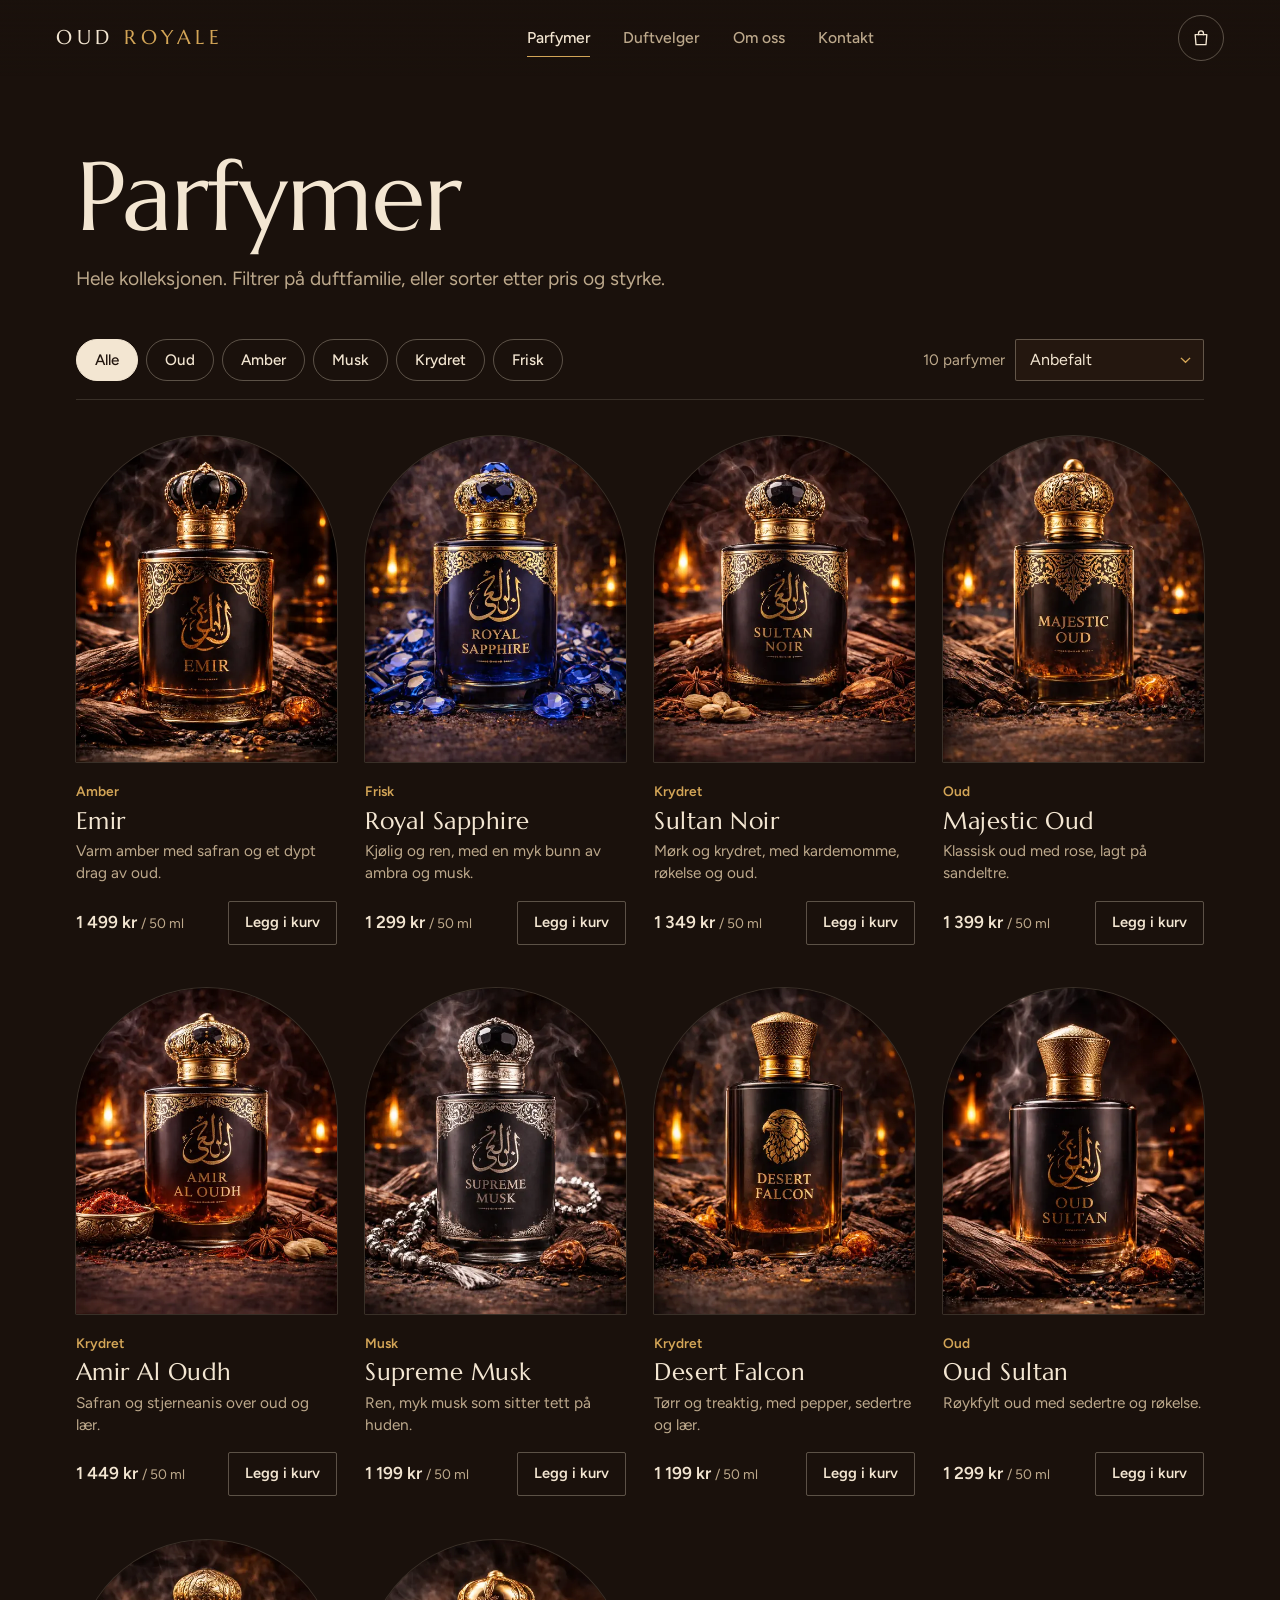
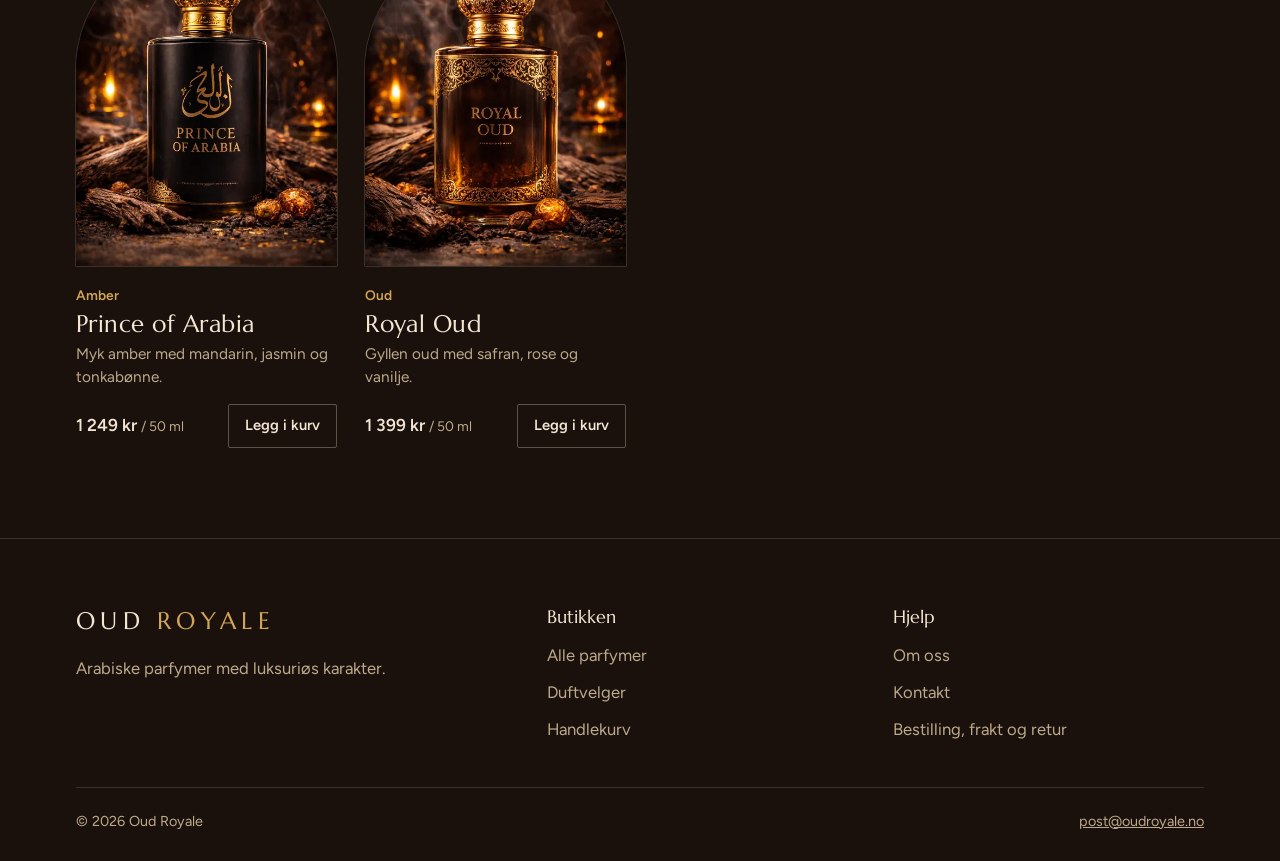
<file: parfymer.html>
<!DOCTYPE html>
<html lang="no">
<head>
  <meta charset="UTF-8">
  <meta name="viewport" content="width=device-width, initial-scale=1.0, viewport-fit=cover">
  <title>Parfymer | Oud Royale</title>
  <meta name="description" content="Se hele kolleksjonen fra Oud Royale. Filtrer på duftfamilie og finn din.">
  <meta name="theme-color" content="#1a110c">
  <meta name="format-detection" content="telephone=no, date=no, address=no">
  <meta property="og:type" content="website">
  <meta property="og:site_name" content="Oud Royale">
  <meta property="og:title" content="Parfymer | Oud Royale">
  <meta property="og:description" content="Se hele kolleksjonen fra Oud Royale. Filtrer på duftfamilie og finn din.">
  <meta property="og:image" content="images/del.jpg">
  <link rel="icon" href="favicon.svg" type="image/svg+xml">
  <script>document.documentElement.classList.add("js");</script>
  <link rel="preconnect" href="https://fonts.googleapis.com">
  <link rel="preconnect" href="https://fonts.gstatic.com" crossorigin>
  <link href="https://fonts.googleapis.com/css2?family=Figtree:wght@400;500;600;700&family=Marcellus&display=swap" rel="stylesheet">
  <link rel="stylesheet" href="style.css">
</head>
<body>

  <header class="site-header">
    <a class="brand" href="index.html" aria-label="Oud Royale, til forsiden">OUD <span>ROYALE</span></a>

    <nav id="nav" class="site-nav" aria-label="Hovedmeny">
      <a href="parfymer.html" aria-current="page">Parfymer</a>
      <a href="duftvelger.html">Duftvelger</a>
      <a href="om-oss.html">Om oss</a>
      <a href="kontakt.html">Kontakt</a>
    </nav>

    <div class="header-tools">
      <button type="button" class="cart-btn" data-open-cart aria-label="Åpne handlekurven"><svg viewBox="0 0 24 24" fill="none" stroke="currentColor" stroke-width="1.6" stroke-linecap="round" stroke-linejoin="round" aria-hidden="true"><path d="M5 8h14l-1 12H6L5 8z"/><path d="M9 8V6.5a3 3 0 0 1 6 0V8"/></svg><span class="cart-count" aria-hidden="true">0</span></button>
      <button type="button" class="menu-btn" aria-label="Meny" aria-expanded="false" aria-controls="nav"><span></span><span></span></button>
    </div>
  </header>

  <main>

    <div class="wrap page-head">
      <h1 class="display">Parfymer</h1>
      <p class="lede">Hele kolleksjonen. Filtrer på duftfamilie, eller sorter etter pris og styrke.</p>
    </div>

    <div class="wrap" style="padding-bottom:clamp(64px,10vh,120px)">
      <div class="toolbar">
        <div class="chips" data-chips role="group" aria-label="Duftfamilie"></div>
        <label class="sort"><span data-count></span>
          <select data-sort aria-label="Sorter">
            <option value="anbefalt">Anbefalt</option>
            <option value="pris-lav">Pris, lav til høy</option>
            <option value="pris-hoy">Pris, høy til lav</option>
            <option value="styrke">Styrke, diskret først</option>
            <option value="navn">Navn</option>
          </select>
        </label>
      </div>
      <div class="grid" data-grid="all"></div>
    </div>
  </main>

  <footer class="site-footer">
    <div class="wrap">
      <div class="footer-grid">
        <div>
          <a class="brand" href="index.html">OUD <span>ROYALE</span></a>
          <p>Arabiske parfymer med luksuriøs karakter.</p>
        </div>
        <div>
          <h3>Butikken</h3>
          <ul>
            <li><a href="parfymer.html">Alle parfymer</a></li>
            <li><a href="duftvelger.html">Duftvelger</a></li>
            <li><a href="handlekurv.html">Handlekurv</a></li>
          </ul>
        </div>
        <div>
          <h3>Hjelp</h3>
          <ul>
            <li><a href="om-oss.html">Om oss</a></li>
            <li><a href="kontakt.html">Kontakt</a></li>
            <li><a href="kjopsinfo.html">Bestilling, frakt og retur</a></li>
          </ul>
        </div>
      </div>
      <div class="footer-bottom">
        <span>© 2026 Oud Royale</span>
        <span data-shop-row>Org.nr. <span data-shop="orgnr"></span></span>
        <a data-shop="epost" href="#"></a>
      </div>
    </div>
  </footer>

  <noscript><p style="padding:24px;text-align:center">Slå på JavaScript i nettleseren for å se parfymene og bruke handlekurven.</p></noscript>

  <script src="products.js"></script>
  <script src="script.js"></script>
</body>
</html>
</file>
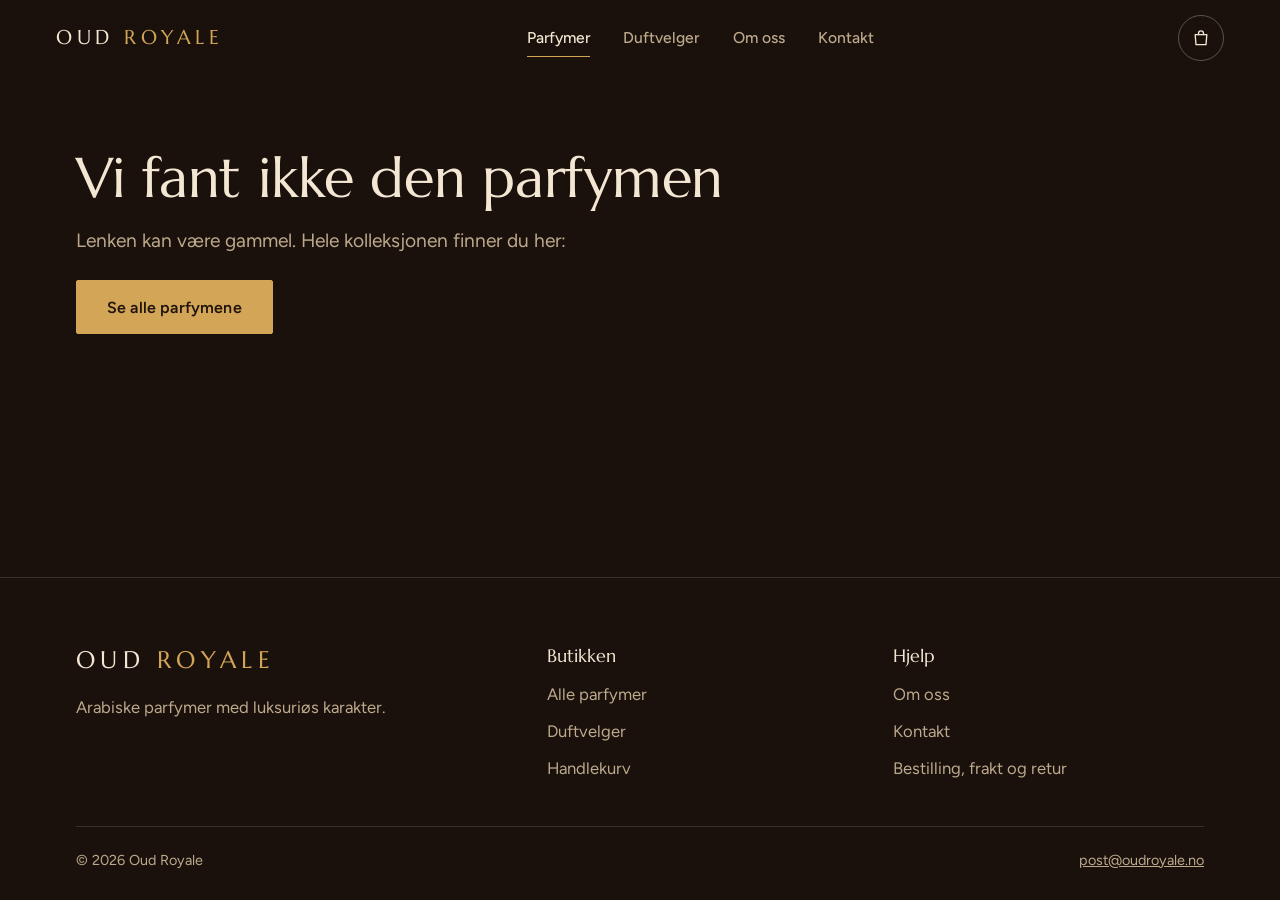
<file: produkt.html>
<!DOCTYPE html>
<html lang="no">
<head>
  <meta charset="UTF-8">
  <meta name="viewport" content="width=device-width, initial-scale=1.0, viewport-fit=cover">
  <title>Parfyme | Oud Royale</title>
  <meta name="description" content="Oud Royale: arabiske parfymer med luksuriøs karakter. Oud, amber, musk og krydder.">
  <meta name="theme-color" content="#1a110c">
  <meta name="format-detection" content="telephone=no, date=no, address=no">
  <meta property="og:type" content="website">
  <meta property="og:site_name" content="Oud Royale">
  <meta property="og:title" content="Parfyme | Oud Royale">
  <meta property="og:description" content="Oud Royale: arabiske parfymer med luksuriøs karakter. Oud, amber, musk og krydder.">
  <meta property="og:image" content="images/del.jpg">
  <link rel="icon" href="favicon.svg" type="image/svg+xml">
  <script>document.documentElement.classList.add("js");</script>
  <link rel="preconnect" href="https://fonts.googleapis.com">
  <link rel="preconnect" href="https://fonts.gstatic.com" crossorigin>
  <link href="https://fonts.googleapis.com/css2?family=Figtree:wght@400;500;600;700&family=Marcellus&display=swap" rel="stylesheet">
  <link rel="stylesheet" href="style.css">
</head>
<body>

  <header class="site-header">
    <a class="brand" href="index.html" aria-label="Oud Royale, til forsiden">OUD <span>ROYALE</span></a>

    <nav id="nav" class="site-nav" aria-label="Hovedmeny">
      <a href="parfymer.html" aria-current="page">Parfymer</a>
      <a href="duftvelger.html">Duftvelger</a>
      <a href="om-oss.html">Om oss</a>
      <a href="kontakt.html">Kontakt</a>
    </nav>

    <div class="header-tools">
      <button type="button" class="cart-btn" data-open-cart aria-label="Åpne handlekurven"><svg viewBox="0 0 24 24" fill="none" stroke="currentColor" stroke-width="1.6" stroke-linecap="round" stroke-linejoin="round" aria-hidden="true"><path d="M5 8h14l-1 12H6L5 8z"/><path d="M9 8V6.5a3 3 0 0 1 6 0V8"/></svg><span class="cart-count" aria-hidden="true">0</span></button>
      <button type="button" class="menu-btn" aria-label="Meny" aria-expanded="false" aria-controls="nav"><span></span><span></span></button>
    </div>
  </header>

  <main>

    <div id="product"></div>
  </main>

  <footer class="site-footer">
    <div class="wrap">
      <div class="footer-grid">
        <div>
          <a class="brand" href="index.html">OUD <span>ROYALE</span></a>
          <p>Arabiske parfymer med luksuriøs karakter.</p>
        </div>
        <div>
          <h3>Butikken</h3>
          <ul>
            <li><a href="parfymer.html">Alle parfymer</a></li>
            <li><a href="duftvelger.html">Duftvelger</a></li>
            <li><a href="handlekurv.html">Handlekurv</a></li>
          </ul>
        </div>
        <div>
          <h3>Hjelp</h3>
          <ul>
            <li><a href="om-oss.html">Om oss</a></li>
            <li><a href="kontakt.html">Kontakt</a></li>
            <li><a href="kjopsinfo.html">Bestilling, frakt og retur</a></li>
          </ul>
        </div>
      </div>
      <div class="footer-bottom">
        <span>© 2026 Oud Royale</span>
        <span data-shop-row>Org.nr. <span data-shop="orgnr"></span></span>
        <a data-shop="epost" href="#"></a>
      </div>
    </div>
  </footer>

  <noscript><p style="padding:24px;text-align:center">Slå på JavaScript i nettleseren for å se parfymene og bruke handlekurven.</p></noscript>

  <script src="products.js"></script>
  <script src="script.js"></script>
</body>
</html>
</file>
<file: style.css>
/* ==========================================================
   OUD ROYALE
   Farger hentet fra produktbildene: mørkt oud-tre, glør,
   levende lys og messing.
   ========================================================== */

:root {
  --wood: #1a110c;
  --wood-2: #24170f;
  --wood-3: #302015;
  --parch: #f3e6d2;
  --parch-2: #e9d8bd;
  --ink: #20140d;
  --text: #f3e6d2;
  --muted: #bda98c;
  --muted-dark: #6b5642;
  --brass: #d3a557;
  --ember: #e8842c;
  --line: rgba(243, 230, 210, 0.14);
  --line-strong: rgba(243, 230, 210, 0.3);
  --line-dark: rgba(32, 20, 13, 0.16);

  --font-display: "Marcellus", "Trajan Pro", "Cormorant Garamond", Georgia, serif;
  --font-body: "Figtree", "Avenir Next", "Segoe UI", system-ui, sans-serif;

  --header-h: 76px;
  --wrap: 1240px;
  --gutter: clamp(20px, 4.5vw, 56px);
  --ease: cubic-bezier(0.2, 0.7, 0.2, 1);
  --arch: 999px 999px 6px 6px;

  color-scheme: dark;
}

@view-transition {
  navigation: auto;
}

*,
*::before,
*::after {
  box-sizing: border-box;
}

html {
  scroll-behavior: smooth;
  -webkit-text-size-adjust: 100%;
  text-size-adjust: 100%;
  -webkit-tap-highlight-color: transparent;
  overflow-x: hidden;
  overflow-x: clip;
}

html:has(.drawer.is-open),
html:has(.site-nav.is-open) {
  overflow: hidden;
}

body {
  margin: 0;
  min-height: 100vh;
  min-height: 100dvh;
  display: flex;
  flex-direction: column;
  background: var(--wood);
  color: var(--text);
  font-family: var(--font-body);
  font-size: 1.04rem;
  line-height: 1.62;
  -webkit-font-smoothing: antialiased;
}

main {
  flex: 1;
}

img {
  display: block;
  max-width: 100%;
}

h1,
h2,
h3,
h4,
p,
ul,
ol,
dl,
dd,
figure,
blockquote {
  margin: 0;
}

ul,
ol {
  padding: 0;
  list-style: none;
}

a {
  color: inherit;
  touch-action: manipulation;
}

button {
  font: inherit;
  color: inherit;
  cursor: pointer;
  touch-action: manipulation;
  -webkit-appearance: none;
  appearance: none;
}

input,
textarea,
select {
  font: inherit;
  font-size: max(16px, 1rem);
  color: inherit;
}

:focus-visible {
  outline: 2px solid var(--brass);
  outline-offset: 3px;
  border-radius: 4px;
}

::selection {
  background: var(--brass);
  color: var(--ink);
}

.wrap {
  width: 100%;
  max-width: var(--wrap);
  margin-inline: auto;
  padding-inline: var(--gutter);
}

.sr-only {
  position: absolute;
  width: 1px;
  height: 1px;
  overflow: hidden;
  clip: rect(0 0 0 0);
  white-space: nowrap;
}

/* ---------- TYPE ---------- */

.display {
  font-family: var(--font-display);
  font-weight: 400;
  font-size: clamp(2.7rem, 7.6vw, 6.2rem);
  line-height: 1;
  letter-spacing: -0.01em;
  text-wrap: balance;
}

.h2 {
  font-family: var(--font-display);
  font-weight: 400;
  font-size: clamp(2rem, 4.6vw, 3.5rem);
  line-height: 1.06;
  letter-spacing: -0.005em;
  text-wrap: balance;
}

.h3 {
  font-family: var(--font-display);
  font-weight: 400;
  font-size: clamp(1.35rem, 2.2vw, 1.75rem);
  line-height: 1.15;
}

.lede {
  font-size: clamp(1.06rem, 1.5vw, 1.24rem);
  color: var(--muted);
  max-width: 52ch;
}

/* ---------- BUTTONS ---------- */

.btn {
  display: inline-flex;
  align-items: center;
  justify-content: center;
  gap: 10px;
  min-height: 54px;
  padding: 0 30px;
  border: 1px solid var(--brass);
  border-radius: 2px;
  background: var(--brass);
  color: var(--ink);
  font-weight: 600;
  font-size: 1rem;
  letter-spacing: 0.01em;
  text-decoration: none;
  transition: background-color 0.3s, color 0.3s, border-color 0.3s, transform 0.3s var(--ease);
}

.btn:active {
  transform: scale(0.97);
}

.btn-ghost {
  background: transparent;
  color: var(--text);
  border-color: var(--line-strong);
}

.btn-dark {
  background: var(--ink);
  border-color: var(--ink);
  color: var(--parch);
}

.btn-block {
  width: 100%;
}

.btn[disabled] {
  opacity: 0.45;
  cursor: not-allowed;
}

.text-link {
  display: inline-block;
  padding-bottom: 3px;
  border-bottom: 1px solid var(--brass);
  color: var(--brass);
  font-weight: 600;
  text-decoration: none;
  transition: color 0.25s, border-color 0.25s;
}

/* ---------- HEADER ---------- */

.site-header {
  position: fixed;
  inset: 0 0 auto 0;
  z-index: 60;
  height: var(--header-h);
  display: flex;
  align-items: center;
  gap: 24px;
  padding-inline: max(var(--gutter), env(safe-area-inset-left)) max(var(--gutter), env(safe-area-inset-right));
  background: linear-gradient(to bottom, rgba(26, 17, 12, 0.82), rgba(26, 17, 12, 0));
  transition: background-color 0.35s, box-shadow 0.35s;
  view-transition-name: site-header;
}

.site-header.is-solid {
  background: rgba(26, 17, 12, 0.94);
  box-shadow: 0 1px 0 var(--line);
  -webkit-backdrop-filter: blur(12px);
  backdrop-filter: blur(12px);
}

.brand {
  font-family: var(--font-display);
  font-size: 1.28rem;
  letter-spacing: 0.22em;
  text-decoration: none;
  white-space: nowrap;
}

.brand span {
  color: var(--brass);
}

.site-nav {
  display: flex;
  gap: clamp(18px, 2.6vw, 38px);
  margin-inline: auto;
}

.site-nav a {
  position: relative;
  padding: 8px 0;
  font-size: 0.98rem;
  font-weight: 500;
  text-decoration: none;
  color: var(--muted);
  transition: color 0.25s;
}

.site-nav a::after {
  content: "";
  position: absolute;
  left: 0;
  right: 0;
  bottom: 2px;
  height: 1px;
  background: var(--brass);
  transform: scaleX(0);
  transform-origin: left;
  transition: transform 0.35s var(--ease);
}

.site-nav a[aria-current="page"] {
  color: var(--text);
}

.site-nav a[aria-current="page"]::after {
  transform: scaleX(1);
}

.header-tools {
  display: flex;
  align-items: center;
  gap: 8px;
}

.cart-btn,
.menu-btn {
  position: relative;
  display: grid;
  place-items: center;
  width: 46px;
  height: 46px;
  border: 1px solid var(--line-strong);
  border-radius: 50%;
  background: transparent;
  transition: border-color 0.25s, background-color 0.25s;
}

.cart-btn svg {
  width: 20px;
  height: 20px;
}

.cart-count {
  position: absolute;
  top: -5px;
  right: -5px;
  min-width: 21px;
  height: 21px;
  padding: 0 5px;
  border-radius: 999px;
  background: var(--ember);
  color: #1a0d05;
  font-size: 0.74rem;
  font-weight: 700;
  line-height: 21px;
  text-align: center;
  transform: scale(0);
  transition: transform 0.35s cubic-bezier(0.34, 1.56, 0.64, 1);
}

.cart-count.has-items {
  transform: scale(1);
}

.cart-count.is-bump {
  animation: bump 0.45s cubic-bezier(0.34, 1.56, 0.64, 1);
}

@keyframes bump {
  40% {
    transform: scale(1.5);
  }
}

.menu-btn {
  display: none;
}

.menu-btn span {
  position: absolute;
  left: 14px;
  right: 14px;
  height: 1.5px;
  background: var(--text);
  transition: transform 0.3s var(--ease), top 0.3s var(--ease);
}

.menu-btn span:nth-child(1) {
  top: 18px;
}

.menu-btn span:nth-child(2) {
  top: 26px;
}

.menu-btn[aria-expanded="true"] span:nth-child(1) {
  top: 22px;
  transform: rotate(45deg);
}

.menu-btn[aria-expanded="true"] span:nth-child(2) {
  top: 22px;
  transform: rotate(-45deg);
}

/* ---------- HERO ---------- */

.hero {
  position: relative;
  display: grid;
  grid-template-columns: minmax(0, 1.05fr) minmax(0, 0.95fr);
  align-items: center;
  gap: clamp(28px, 5vw, 80px);
  min-height: 100vh;
  min-height: 100svh;
  padding-top: calc(var(--header-h) + 24px);
  padding-bottom: clamp(40px, 7vh, 80px);
  overflow: hidden;
}

/* Lysskjær bak flasken */
.hero::before {
  content: "";
  position: absolute;
  right: -10%;
  top: 10%;
  width: 70%;
  aspect-ratio: 1;
  background: radial-gradient(circle, rgba(232, 132, 44, 0.22), transparent 62%);
  pointer-events: none;
}

.embers {
  position: absolute;
  inset: 0;
  width: 100%;
  height: 100%;
  pointer-events: none;
}

.hero-text {
  position: relative;
  z-index: 2;
}

.hero-kicker {
  font-family: var(--font-display);
  font-size: 1.05rem;
  letter-spacing: 0.3em;
  color: var(--brass);
}

.hero .display {
  margin-top: 18px;
}

.hero .lede {
  margin-top: 22px;
}

.hero-actions {
  display: flex;
  flex-wrap: wrap;
  gap: 12px;
  margin-top: 34px;
}

.hero-stage {
  position: relative;
  z-index: 1;
  justify-self: center;
  width: min(100%, 460px);
}

.arch {
  position: relative;
  aspect-ratio: 4 / 5;
  border-radius: var(--arch);
  overflow: hidden;
  background: var(--wood-2);
  box-shadow: 0 0 0 1px var(--line-strong), 0 50px 90px -40px rgba(0, 0, 0, 0.9);
  isolation: isolate;
}

/* Tynn messingramme utenfor buen */
.hero-stage::before {
  content: "";
  position: absolute;
  inset: -14px;
  border: 1px solid var(--brass);
  border-radius: var(--arch);
  opacity: 0.55;
  pointer-events: none;
}

.arch img {
  position: absolute;
  inset: 0;
  width: 100%;
  height: 100%;
  object-fit: cover;
}

.hero-slide {
  opacity: 0;
  transform: scale(1.08);
  transition: opacity 1.4s var(--ease), transform 7s linear;
}

.hero-slide.is-active {
  opacity: 1;
  transform: scale(1);
}

.hero-caption {
  display: flex;
  align-items: baseline;
  justify-content: space-between;
  gap: 16px;
  margin-top: 26px;
  padding-inline: 6px;
}

.hero-caption a {
  font-family: var(--font-display);
  font-size: 1.5rem;
  letter-spacing: 0.06em;
  text-decoration: none;
}

.hero-dots {
  display: flex;
  gap: 8px;
}

.hero-dots button {
  width: 28px;
  height: 28px;
  padding: 0;
  border: 0;
  background: transparent;
  position: relative;
}

.hero-dots button::after {
  content: "";
  position: absolute;
  left: 4px;
  right: 4px;
  top: 13px;
  height: 2px;
  background: var(--line-strong);
  transition: background-color 0.3s;
}

.hero-dots button[aria-current="true"]::after {
  background: var(--brass);
}

/* Åpningssekvens */
.js .hero [data-in] {
  opacity: 0;
  transform: translateY(26px);
}

.js .hero.is-ready [data-in] {
  opacity: 1;
  transform: none;
  transition: opacity 1s var(--ease), transform 1s var(--ease);
  transition-delay: calc(var(--d, 0) * 130ms + 200ms);
}

.js .hero .arch {
  clip-path: inset(100% 0 0 0 round 999px 999px 6px 6px);
}

.js .hero.is-ready .arch {
  clip-path: inset(0 0 0 0 round 999px 999px 6px 6px);
  transition: clip-path 1.5s var(--ease) 0.1s;
}

.js .hero-stage::before {
  opacity: 0;
}

.js .hero.is-ready .hero-stage::before {
  opacity: 0.55;
  transition: opacity 1.2s ease 1.2s;
}

/* ---------- LØPENDE NAVNEBÅND ---------- */

.ticker {
  overflow: hidden;
  border-block: 1px solid var(--line);
  padding-block: 22px;
}

.ticker-track {
  display: flex;
  width: max-content;
  animation: ticker 46s linear infinite;
}

.ticker ul {
  display: flex;
  flex: none;
}

.ticker li {
  display: flex;
  align-items: center;
  white-space: nowrap;
  font-family: var(--font-display);
  font-size: clamp(1.3rem, 2.4vw, 1.9rem);
  letter-spacing: 0.12em;
  color: var(--muted);
}

.ticker li::after {
  content: "";
  width: 7px;
  height: 7px;
  margin-inline: clamp(22px, 3vw, 44px);
  background: var(--brass);
  transform: rotate(45deg);
}

@keyframes ticker {
  to {
    transform: translateX(-50%);
  }
}

/* ---------- SEKSJONER ---------- */

.section {
  padding-block: clamp(64px, 11vh, 132px);
}

.section-head {
  display: flex;
  flex-wrap: wrap;
  align-items: flex-end;
  justify-content: space-between;
  gap: 18px 32px;
  margin-bottom: clamp(32px, 5vh, 56px);
}

.section-head .lede {
  margin-top: 14px;
}

.section-light {
  background: var(--parch);
  color: var(--ink);
}

.section-light .lede {
  color: var(--muted-dark);
}

.page-head {
  padding-top: calc(var(--header-h) + clamp(40px, 8vh, 96px));
  padding-bottom: clamp(28px, 5vh, 52px);
}

.page-head .lede {
  margin-top: 18px;
}

.js .reveal {
  opacity: 0;
  transform: translateY(30px);
}

.js .reveal.is-in {
  opacity: 1;
  transform: none;
  transition: opacity 0.9s var(--ease), transform 0.9s var(--ease);
  transition-delay: var(--delay, 0ms);
}

/* ---------- PRODUKTKORT ---------- */

.grid {
  display: grid;
  grid-template-columns: repeat(4, minmax(0, 1fr));
  gap: clamp(28px, 3.4vw, 48px) clamp(16px, 2.2vw, 30px);
}

.card {
  position: relative;
  display: flex;
  flex-direction: column;
}

.card-media {
  position: relative;
  display: block;
  aspect-ratio: 4 / 5;
  border-radius: var(--arch);
  overflow: hidden;
  background: var(--wood-2);
  box-shadow: 0 0 0 1px var(--line);
  transition: box-shadow 0.4s;
}

.card-media img {
  width: 100%;
  height: 100%;
  object-fit: cover;
  transition: transform 1.1s var(--ease);
}

.card-body {
  display: flex;
  flex-direction: column;
  flex: 1;
  padding-top: 18px;
}

.card-family {
  font-size: 0.86rem;
  font-weight: 600;
  color: var(--brass);
}

.card-name {
  margin-top: 4px;
  font-family: var(--font-display);
  font-weight: 400;
  font-size: clamp(1.3rem, 1.9vw, 1.6rem);
  line-height: 1.12;
  letter-spacing: 0.02em;
}

.card-name a {
  text-decoration: none;
}

/* Hele kortet er klikkbart via lenken i navnet */
.card-name a::after {
  content: "";
  position: absolute;
  inset: 0;
}

.card-short {
  margin-top: 6px;
  color: var(--muted);
  font-size: 0.96rem;
  line-height: 1.45;
}

.card-foot {
  display: flex;
  align-items: center;
  justify-content: space-between;
  gap: 12px;
  margin-top: auto;
  padding-top: 16px;
}

.price {
  font-weight: 600;
  font-size: 1.08rem;
  white-space: nowrap;
}

.price small {
  font-weight: 400;
  font-size: 0.86rem;
  color: var(--muted);
}

.add-btn {
  position: relative;
  z-index: 1;
  display: inline-flex;
  align-items: center;
  gap: 8px;
  min-height: 44px;
  padding: 0 16px;
  border: 1px solid var(--line-strong);
  border-radius: 2px;
  background: transparent;
  font-weight: 600;
  font-size: 0.92rem;
  white-space: nowrap;
  transition: background-color 0.3s, color 0.3s, border-color 0.3s;
}

.add-btn.is-added {
  background: var(--brass);
  border-color: var(--brass);
  color: var(--ink);
}

/* ---------- RÅVARENE ---------- */

.notes-band {
  display: grid;
  grid-template-columns: repeat(4, minmax(0, 1fr));
  border-top: 1px solid var(--line-dark);
}

.note-item {
  padding: clamp(24px, 3vw, 40px) clamp(16px, 2vw, 28px) clamp(24px, 3vw, 40px) 0;
  border-bottom: 1px solid var(--line-dark);
}

.note-item + .note-item {
  padding-left: clamp(16px, 2vw, 28px);
  border-left: 1px solid var(--line-dark);
}

.note-item h3 {
  font-family: var(--font-display);
  font-weight: 400;
  font-size: clamp(1.7rem, 3vw, 2.5rem);
  line-height: 1;
}

.note-item p {
  margin-top: 12px;
  color: var(--muted-dark);
  font-size: 0.98rem;
}

.note-item a {
  display: inline-block;
  margin-top: 16px;
  color: var(--ink);
  border-bottom-color: var(--ink);
}

/* ---------- DUFTVELGER-BANNER ---------- */

.finder-band {
  position: relative;
  display: grid;
  grid-template-columns: minmax(0, 1fr) auto;
  align-items: center;
  gap: 28px;
  padding: clamp(32px, 5vw, 64px);
  border: 1px solid var(--line-strong);
  border-radius: 4px;
  background:
    radial-gradient(60% 120% at 100% 0%, rgba(232, 132, 44, 0.2), transparent 70%),
    var(--wood-2);
  overflow: hidden;
}

/* ---------- STEG ---------- */

.steps {
  display: grid;
  grid-template-columns: repeat(3, minmax(0, 1fr));
  gap: clamp(24px, 4vw, 56px);
  counter-reset: step;
}

.step {
  counter-increment: step;
  padding-top: 22px;
  border-top: 1px solid var(--line-dark);
}

.step::before {
  content: counter(step);
  display: block;
  font-family: var(--font-display);
  font-size: clamp(3rem, 6vw, 4.6rem);
  line-height: 1;
  color: #a9742b;
}

.step h3 {
  margin-top: 14px;
}

.step p {
  margin-top: 8px;
  color: var(--muted-dark);
}

/* ---------- FAQ ---------- */

.faq {
  max-width: 820px;
  border-top: 1px solid var(--line);
}

.faq details {
  border-bottom: 1px solid var(--line);
}

.faq summary {
  position: relative;
  padding: 22px 48px 22px 0;
  font-family: var(--font-display);
  font-size: clamp(1.15rem, 1.8vw, 1.4rem);
  line-height: 1.25;
  cursor: pointer;
  list-style: none;
}

.faq summary::-webkit-details-marker {
  display: none;
}

.faq summary::after {
  content: "";
  position: absolute;
  right: 8px;
  top: 50%;
  width: 12px;
  height: 12px;
  margin-top: -9px;
  border-right: 1.5px solid var(--brass);
  border-bottom: 1.5px solid var(--brass);
  transform: rotate(45deg);
  transition: transform 0.35s var(--ease);
}

.faq details[open] summary::after {
  transform: translateY(5px) rotate(225deg);
}

.faq details p {
  padding: 0 48px 24px 0;
  color: var(--muted);
  max-width: 64ch;
}

/* ---------- KOLLEKSJONSSIDE ---------- */

.toolbar {
  display: flex;
  flex-wrap: wrap;
  align-items: center;
  justify-content: space-between;
  gap: 16px;
  margin-bottom: clamp(28px, 4vh, 44px);
  padding-bottom: 18px;
  border-bottom: 1px solid var(--line);
}

.chips {
  display: flex;
  flex-wrap: wrap;
  gap: 8px;
}

.chip {
  min-height: 42px;
  padding: 0 18px;
  border: 1px solid var(--line-strong);
  border-radius: 999px;
  background: transparent;
  font-weight: 500;
  font-size: 0.95rem;
  transition: background-color 0.25s, color 0.25s, border-color 0.25s;
}

.chip[aria-pressed="true"] {
  background: var(--parch);
  border-color: var(--parch);
  color: var(--ink);
}

.sort {
  display: flex;
  align-items: center;
  gap: 10px;
  color: var(--muted);
  font-size: 0.95rem;
}

.sort select {
  min-height: 42px;
  padding: 0 34px 0 14px;
  border: 1px solid var(--line-strong);
  border-radius: 2px;
  background: var(--wood-2) url("data:image/svg+xml,%3Csvg xmlns='http://www.w3.org/2000/svg' viewBox='0 0 12 8'%3E%3Cpath d='M1 1l5 5 5-5' fill='none' stroke='%23d3a557' stroke-width='1.5'/%3E%3C/svg%3E") no-repeat right 12px center / 11px;
  color: var(--text);
  -webkit-appearance: none;
  appearance: none;
}

.empty {
  padding: 40px 0;
  color: var(--muted);
}

/* ---------- PRODUKTSIDE ---------- */

.product {
  display: grid;
  grid-template-columns: minmax(0, 0.92fr) minmax(0, 1.08fr);
  gap: clamp(28px, 6vw, 96px);
  align-items: start;
  padding-top: calc(var(--header-h) + clamp(20px, 5vh, 56px));
}

.product-media {
  position: sticky;
  top: calc(var(--header-h) + 20px);
  aspect-ratio: 4 / 5;
  border-radius: var(--arch);
  overflow: hidden;
  background: var(--wood-2);
  box-shadow: 0 0 0 1px var(--line-strong), 0 50px 90px -50px #000;
}

.product-media img {
  width: 100%;
  height: 100%;
  object-fit: cover;
  transform-origin: var(--zx, 50%) var(--zy, 50%);
  transition: transform 0.5s var(--ease);
}

.crumbs {
  display: flex;
  flex-wrap: wrap;
  gap: 8px;
  font-size: 0.92rem;
  color: var(--muted);
}

.crumbs a {
  text-decoration: none;
}

.crumbs span[aria-hidden] {
  color: var(--brass);
}

.product-name {
  margin-top: 16px;
  font-family: var(--font-display);
  font-weight: 400;
  font-size: clamp(2.6rem, 6vw, 5rem);
  line-height: 0.98;
  letter-spacing: 0.01em;
  text-wrap: balance;
}

.product-family {
  margin-top: 14px;
  color: var(--brass);
  font-weight: 600;
}

.product-text {
  margin-top: 18px;
  max-width: 54ch;
  color: var(--muted);
  font-size: 1.08rem;
}

.buy {
  display: flex;
  flex-wrap: wrap;
  align-items: center;
  gap: 14px;
  margin-top: 30px;
  padding-block: 24px;
  border-block: 1px solid var(--line);
}

.buy .price {
  font-family: var(--font-display);
  font-weight: 400;
  font-size: 2rem;
  margin-right: auto;
}

.buy .price small {
  font-family: var(--font-body);
}

.qty {
  display: inline-flex;
  align-items: center;
  border: 1px solid var(--line-strong);
  border-radius: 2px;
}

.qty button {
  width: 46px;
  height: 52px;
  border: 0;
  background: transparent;
  font-size: 1.3rem;
  line-height: 1;
}

.qty output {
  min-width: 34px;
  text-align: center;
  font-weight: 600;
}

/* Duftpyramide */
.pyramid {
  margin-top: 34px;
}

.pyramid-row {
  display: grid;
  grid-template-columns: 96px minmax(0, 1fr);
  align-items: center;
  gap: 16px;
  padding: 14px 0;
  border-bottom: 1px solid var(--line);
}

.pyramid-row dt {
  font-family: var(--font-display);
  font-size: 1.15rem;
}

.pyramid-row dd {
  display: flex;
  flex-wrap: wrap;
  gap: 8px;
}

.note-pill {
  padding: 7px 14px;
  border: 1px solid var(--line-strong);
  border-radius: 999px;
  font-size: 0.95rem;
}

.js .pyramid .note-pill {
  opacity: 0;
  transform: translateY(10px);
}

.js .pyramid.is-in .note-pill {
  opacity: 1;
  transform: none;
  transition: opacity 0.6s var(--ease), transform 0.6s var(--ease);
  transition-delay: calc(var(--n, 0) * 90ms + 150ms);
}

.facts {
  display: grid;
  grid-template-columns: repeat(3, minmax(0, 1fr));
  gap: 16px;
  margin-top: 28px;
}

.facts dt {
  font-size: 0.88rem;
  color: var(--muted);
}

.facts dd {
  margin-top: 4px;
  font-weight: 600;
}

.meter {
  display: flex;
  gap: 4px;
  margin-top: 8px;
}

.meter i {
  flex: 1;
  height: 4px;
  background: var(--line-strong);
}

.meter i.on {
  background: var(--brass);
}

/* ---------- HANDLEKURV (skuff) ---------- */

.scrim {
  position: fixed;
  inset: 0;
  z-index: 70;
  background: rgba(10, 6, 4, 0.66);
  opacity: 0;
  visibility: hidden;
  transition: opacity 0.4s, visibility 0.4s;
}

.scrim.is-open {
  opacity: 1;
  visibility: visible;
}

.drawer {
  position: fixed;
  top: 0;
  right: 0;
  bottom: 0;
  z-index: 80;
  display: flex;
  flex-direction: column;
  width: min(440px, 100vw);
  background: var(--parch);
  color: var(--ink);
  transform: translateX(102%);
  visibility: hidden;
  transition: transform 0.5s var(--ease), visibility 0.5s;
}

.drawer.is-open {
  transform: none;
  visibility: visible;
}

.drawer-head {
  display: flex;
  align-items: center;
  justify-content: space-between;
  padding: 22px 24px;
  border-bottom: 1px solid var(--line-dark);
}

.drawer-head h2 {
  font-family: var(--font-display);
  font-weight: 400;
  font-size: 1.6rem;
}

.icon-btn {
  display: grid;
  place-items: center;
  width: 44px;
  height: 44px;
  border: 1px solid var(--line-dark);
  border-radius: 50%;
  background: transparent;
  font-size: 1.4rem;
  line-height: 1;
}

.drawer-body {
  flex: 1;
  overflow-y: auto;
  -webkit-overflow-scrolling: touch;
  padding: 8px 24px;
}

.drawer-foot {
  padding: 20px 24px calc(20px + env(safe-area-inset-bottom));
  border-top: 1px solid var(--line-dark);
}

.line {
  display: grid;
  grid-template-columns: 72px minmax(0, 1fr) auto;
  gap: 14px;
  align-items: center;
  padding: 16px 0;
  border-bottom: 1px solid var(--line-dark);
}

.line img {
  width: 72px;
  aspect-ratio: 4 / 5;
  object-fit: cover;
  border-radius: 999px 999px 3px 3px;
  background: var(--wood-2);
}

.line-name {
  font-family: var(--font-display);
  font-size: 1.2rem;
  line-height: 1.15;
  text-decoration: none;
}

.line-meta {
  font-size: 0.9rem;
  color: var(--muted-dark);
}

.line .qty {
  margin-top: 8px;
  border-color: var(--line-dark);
}

.line .qty button {
  width: 38px;
  height: 38px;
}

.line-right {
  text-align: right;
}

.line-remove {
  margin-top: 8px;
  padding: 6px 0;
  border: 0;
  background: transparent;
  color: var(--muted-dark);
  font-size: 0.88rem;
  text-decoration: underline;
}

.sum-row {
  display: flex;
  justify-content: space-between;
  align-items: baseline;
  gap: 16px;
  font-weight: 600;
  font-size: 1.15rem;
}

.sum-note {
  margin: 6px 0 16px;
  font-size: 0.9rem;
  color: var(--muted-dark);
}

.cart-empty {
  padding: 48px 0;
  text-align: center;
  color: var(--muted-dark);
}

.cart-empty .btn {
  margin-top: 18px;
}

/* ---------- BESTILLINGSSIDE ---------- */

.checkout {
  display: grid;
  grid-template-columns: minmax(0, 1fr) minmax(0, 0.9fr);
  gap: clamp(28px, 5vw, 72px);
  align-items: start;
  padding-bottom: clamp(64px, 10vh, 120px);
}

.panel {
  padding: clamp(22px, 3vw, 36px);
  border-radius: 4px;
  background: var(--parch);
  color: var(--ink);
}

.panel h2 {
  font-family: var(--font-display);
  font-weight: 400;
  font-size: 1.7rem;
}

.form {
  display: grid;
  gap: 16px;
}

.field label {
  display: block;
  margin-bottom: 6px;
  font-weight: 600;
  font-size: 0.94rem;
}

.field input,
.field textarea {
  width: 100%;
  padding: 14px 15px;
  border: 1px solid var(--line-strong);
  border-radius: 2px;
  background: var(--wood-2);
  color: var(--text);
  -webkit-appearance: none;
  appearance: none;
  transition: border-color 0.25s;
}

.field textarea {
  min-height: 110px;
  resize: vertical;
}

.field input:focus,
.field textarea:focus {
  outline: none;
  border-color: var(--brass);
}

.field-row {
  display: grid;
  grid-template-columns: 1fr 1fr;
  gap: 16px;
}

.field .error {
  display: none;
  margin-top: 6px;
  color: #ff9d7a;
  font-size: 0.9rem;
}

.field.has-error input,
.field.has-error textarea {
  border-color: #ff9d7a;
}

.field.has-error .error {
  display: block;
}

.order-text {
  width: 100%;
  min-height: 300px;
  margin-top: 14px;
  padding: 14px;
  border: 1px dashed var(--line-dark);
  border-radius: 2px;
  background: #fbf3e4;
  color: var(--ink);
  font-family: ui-monospace, "SF Mono", Menlo, Consolas, monospace;
  font-size: 0.9rem;
  line-height: 1.55;
  white-space: pre-wrap;
  resize: vertical;
}

.send-actions {
  display: grid;
  gap: 10px;
  margin-top: 16px;
}

.notice {
  margin-top: 14px;
  font-size: 0.92rem;
  color: var(--muted-dark);
}

.toast {
  position: fixed;
  left: 50%;
  bottom: calc(24px + env(safe-area-inset-bottom));
  z-index: 90;
  max-width: calc(100vw - 32px);
  padding: 14px 22px;
  border-radius: 2px;
  background: var(--parch);
  color: var(--ink);
  font-weight: 600;
  box-shadow: 0 20px 50px -20px #000;
  transform: translate(-50%, 160%);
  transition: transform 0.5s var(--ease);
}

.toast.is-on {
  transform: translate(-50%, 0);
}

/* Flaske som flyr til handlekurven */
.fly {
  position: fixed;
  z-index: 95;
  width: 64px;
  aspect-ratio: 4 / 5;
  object-fit: cover;
  border-radius: 999px 999px 3px 3px;
  pointer-events: none;
}

/* ---------- DUFTVELGER ---------- */

.finder {
  max-width: 860px;
  padding-bottom: clamp(64px, 10vh, 120px);
}

.finder-progress {
  display: flex;
  gap: 6px;
  margin-bottom: 28px;
}

.finder-progress i {
  flex: 1;
  height: 3px;
  background: var(--line-strong);
  transition: background-color 0.4s;
}

.finder-progress i.on {
  background: var(--brass);
}

.q-title {
  font-family: var(--font-display);
  font-weight: 400;
  font-size: clamp(1.8rem, 4vw, 2.8rem);
  line-height: 1.1;
}

.options {
  display: grid;
  grid-template-columns: repeat(auto-fit, minmax(210px, 1fr));
  gap: 12px;
  margin-top: 26px;
}

.option {
  padding: 20px;
  border: 1px solid var(--line-strong);
  border-radius: 4px;
  background: var(--wood-2);
  text-align: left;
  transition: border-color 0.25s, background-color 0.25s, transform 0.3s var(--ease);
}

.option strong {
  display: block;
  font-family: var(--font-display);
  font-weight: 400;
  font-size: 1.3rem;
}

.option span {
  display: block;
  margin-top: 4px;
  color: var(--muted);
  font-size: 0.95rem;
}

.option:active {
  transform: scale(0.98);
}

.finder-step {
  animation: stepIn 0.55s var(--ease);
}

@keyframes stepIn {
  from {
    opacity: 0;
    transform: translateX(26px);
  }
}

.finder-back {
  margin-top: 22px;
  padding: 10px 0;
  border: 0;
  background: transparent;
  color: var(--muted);
  text-decoration: underline;
}

.result {
  display: grid;
  grid-template-columns: minmax(0, 0.8fr) minmax(0, 1.2fr);
  gap: clamp(22px, 4vw, 48px);
  align-items: center;
  margin-top: 26px;
}

.result .arch {
  box-shadow: 0 0 0 1px var(--line-strong);
}

.result-also {
  margin-top: 44px;
}

/* ---------- TEKSTSIDER ---------- */

.prose {
  max-width: 68ch;
  padding-bottom: clamp(64px, 10vh, 120px);
}

.prose h2 {
  margin-top: 44px;
  font-family: var(--font-display);
  font-weight: 400;
  font-size: clamp(1.5rem, 2.6vw, 2rem);
  line-height: 1.15;
}

.prose p,
.prose ul {
  margin-top: 14px;
  color: var(--muted);
}

.prose ul {
  padding-left: 20px;
  list-style: disc;
}

.prose li + li {
  margin-top: 6px;
}

.prose a {
  color: var(--brass);
}

.split {
  display: grid;
  grid-template-columns: minmax(0, 1fr) minmax(0, 1fr);
  gap: clamp(28px, 6vw, 88px);
  align-items: center;
}

.contact-list {
  margin-top: 26px;
  border-top: 1px solid var(--line);
}

.contact-list > div {
  display: grid;
  grid-template-columns: 120px minmax(0, 1fr);
  gap: 12px;
  padding: 16px 0;
  border-bottom: 1px solid var(--line);
}

.contact-list dt {
  color: var(--muted);
}

.contact-list a {
  color: var(--brass);
  overflow-wrap: anywhere;
}

/* ---------- FOOTER ---------- */

.site-footer {
  border-top: 1px solid var(--line);
  padding-block: clamp(44px, 7vh, 80px) calc(28px + env(safe-area-inset-bottom));
  color: var(--muted);
}

.footer-grid {
  display: grid;
  grid-template-columns: minmax(0, 1.4fr) repeat(2, minmax(0, 1fr));
  gap: 36px;
}

.footer-grid .brand {
  color: var(--text);
  font-size: 1.5rem;
}

.footer-grid p {
  margin-top: 14px;
  max-width: 34ch;
}

.footer-grid h3 {
  font-family: var(--font-display);
  font-weight: 400;
  font-size: 1.15rem;
  color: var(--text);
}

.footer-grid li {
  margin-top: 10px;
}

.footer-grid a {
  text-decoration: none;
  transition: color 0.25s;
}

.footer-bottom {
  display: flex;
  flex-wrap: wrap;
  justify-content: space-between;
  gap: 8px 24px;
  margin-top: 44px;
  padding-top: 22px;
  border-top: 1px solid var(--line);
  font-size: 0.9rem;
}

/* ---------- HOVER (bare med mus) ---------- */

@media (hover: hover) and (pointer: fine) {
  .btn:hover {
    background: var(--parch);
    border-color: var(--parch);
    color: var(--ink);
    transform: translateY(-2px);
  }

  .btn-ghost:hover {
    background: var(--parch);
    color: var(--ink);
  }

  .btn-dark:hover {
    background: #3a2618;
    border-color: #3a2618;
    color: var(--parch);
  }

  .text-link:hover {
    color: var(--parch);
    border-color: var(--parch);
  }

  .note-item a:hover {
    color: #a9742b;
    border-color: #a9742b;
  }

  .site-nav a:hover {
    color: var(--text);
  }

  .site-nav a:hover::after {
    transform: scaleX(1);
  }

  .cart-btn:hover,
  .menu-btn:hover {
    border-color: var(--brass);
  }

  .card:hover .card-media {
    box-shadow: 0 0 0 1px var(--brass);
  }

  .card:hover .card-media img {
    transform: scale(1.07);
  }

  .add-btn:hover {
    background: var(--brass);
    border-color: var(--brass);
    color: var(--ink);
  }

  .chip:hover {
    border-color: var(--parch);
  }

  .option:hover {
    border-color: var(--brass);
    background: var(--wood-3);
  }

  .product-media:hover img {
    transform: scale(1.7);
  }

  .footer-grid a:hover,
  .crumbs a:hover {
    color: var(--brass);
  }

  .icon-btn:hover {
    background: var(--parch-2);
  }
}

/* ---------- RESPONSIVT ---------- */

@media (max-width: 1080px) {
  .grid {
    grid-template-columns: repeat(3, minmax(0, 1fr));
  }

  .notes-band {
    grid-template-columns: repeat(2, minmax(0, 1fr));
  }

  .note-item:nth-child(3) {
    padding-left: 0;
    border-left: 0;
  }
}

@media (max-width: 860px) {
  :root {
    --header-h: 66px;
  }

  .menu-btn {
    display: grid;
  }

  .brand {
    margin-right: auto;
  }

  /* Absolutt under headeren: «fixed» ville blitt låst inne i headeren
     når den har uskarp bakgrunn */
  .site-nav {
    position: absolute;
    top: 100%;
    left: 0;
    right: 0;
    height: calc(100vh - var(--header-h));
    height: calc(100dvh - var(--header-h));
    overflow-y: auto;
    flex-direction: column;
    gap: 0;
    margin: 0;
    padding: 18px var(--gutter) calc(24px + env(safe-area-inset-bottom));
    background: var(--wood);
    opacity: 0;
    visibility: hidden;
    transform: translateY(-12px);
    transition: opacity 0.35s var(--ease), transform 0.35s var(--ease), visibility 0.35s;
  }

  .site-nav.is-open {
    opacity: 1;
    visibility: visible;
    transform: none;
  }

  .site-nav a {
    padding: 18px 0;
    border-bottom: 1px solid var(--line);
    font-family: var(--font-display);
    font-size: 1.7rem;
    color: var(--text);
  }

  .site-nav a::after {
    display: none;
  }

  .hero {
    grid-template-columns: 1fr;
    min-height: 0;
    gap: 40px;
    padding-top: calc(var(--header-h) + 34px);
  }

  .hero-stage {
    order: -1;
    width: min(74%, 330px);
  }

  .hero::before {
    right: -30%;
    top: 0;
    width: 120%;
  }

  .grid {
    grid-template-columns: repeat(2, minmax(0, 1fr));
  }

  .card-foot {
    flex-direction: column;
    align-items: flex-start;
  }

  .add-btn {
    width: 100%;
    justify-content: center;
  }

  .steps,
  .split,
  .checkout,
  .product,
  .result {
    grid-template-columns: 1fr;
  }

  .product-media {
    position: relative;
    top: 0;
    max-width: 420px;
    margin-inline: auto;
    width: 100%;
  }

  .finder-band {
    grid-template-columns: 1fr;
  }

  .footer-grid {
    grid-template-columns: 1fr 1fr;
  }

  .footer-grid > :first-child {
    grid-column: 1 / -1;
  }

  .result .arch {
    max-width: 300px;
  }
}

@media (max-width: 520px) {
  .notes-band {
    grid-template-columns: 1fr;
  }

  .note-item,
  .note-item + .note-item {
    padding-left: 0;
    border-left: 0;
  }

  .field-row {
    grid-template-columns: 1fr;
  }

  .facts {
    grid-template-columns: 1fr 1fr;
  }

  .pyramid-row {
    grid-template-columns: 74px minmax(0, 1fr);
  }

  .buy .btn {
    flex: 1 1 100%;
  }

  .contact-list > div {
    grid-template-columns: 1fr;
    gap: 2px;
  }

  .brand {
    font-size: 1.1rem;
    letter-spacing: 0.16em;
  }
}

@media (prefers-reduced-motion: reduce) {
  html {
    scroll-behavior: auto;
  }

  *,
  *::before,
  *::after {
    animation-duration: 0.01ms !important;
    animation-iteration-count: 1 !important;
    transition-duration: 0.01ms !important;
    transition-delay: 0ms !important;
  }

  .ticker-track {
    animation: none;
  }

  @view-transition {
    navigation: none;
  }
}
</file>
